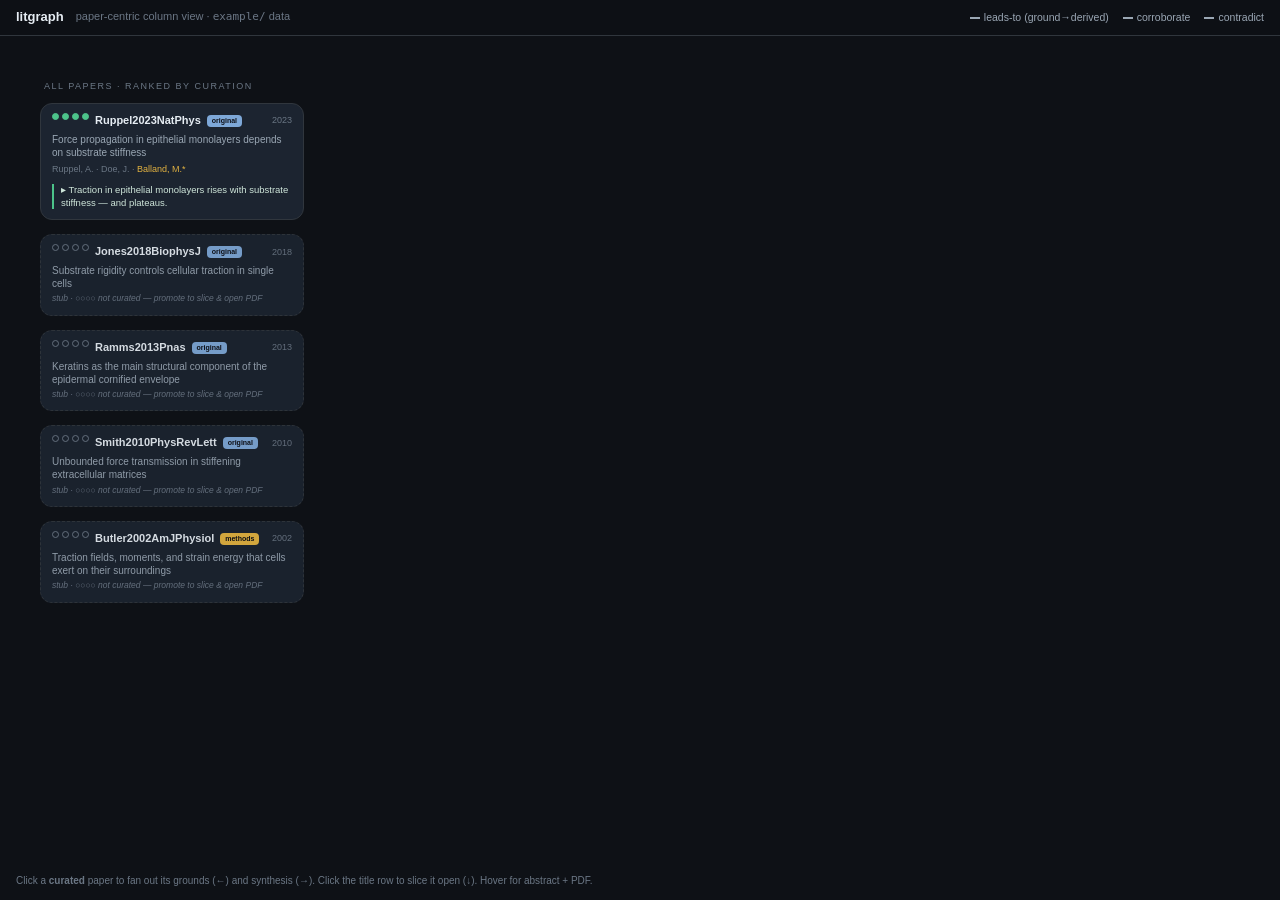
<file: docs/mockups/litgraph-columns.html>
<!DOCTYPE html>
<html lang="en">
<head>
<meta charset="utf-8">
<meta name="viewport" content="width=device-width, initial-scale=1">
<title>litgraph · paper-centric column view</title>
<style>
  :root{
    --bg:#0e1116;--ink:#e6edf3;--dim:#9aa7b4;--faint:#6b7785;--line:#30363d;--panel:#1c2430;
    --floor:#e3b341;--model:#d2a8ff;--grounded:#4cc38a;--borrowed:#58a6ff;
    --question:#e3863d;--broad:#7a5cff;--cross:#ff7b72;
  }
  *{box-sizing:border-box}
  html,body{margin:0;height:100%;background:var(--bg);color:var(--ink);
    font:13px/1.45 -apple-system,BlinkMacSystemFont,"Segoe UI",Roboto,sans-serif}
  #hud{position:fixed;top:0;left:0;right:0;z-index:30;display:flex;align-items:center;gap:12px;
    padding:8px 16px;background:#0e1116ee;border-bottom:1px solid var(--line);backdrop-filter:blur(6px)}
  #hud b{font-size:13px}
  #hud .sub{color:var(--faint);font-size:11px}
  #hud .legend{margin-left:auto;display:flex;gap:14px;font-size:10.5px;color:var(--dim)}
  #hud .legend i{display:inline-block;width:10px;height:0;border-top:2px solid;
    vertical-align:middle;margin-right:4px}
  .lg-leads i{border-color:var(--grounded)}
  .lg-corr i{border-top-style:dashed;border-color:var(--grounded)}
  .lg-contra i{border-top-style:dashed;border-color:var(--cross)}

  #board{position:absolute;inset:46px 0 0 0;overflow:auto;display:flex;align-items:flex-start;
    gap:54px;padding:34px 40px 80px}
  svg#edges{position:absolute;top:0;left:0;pointer-events:none;overflow:visible}

  .col{position:relative;z-index:5;display:flex;flex-direction:column;gap:14px;flex:none;width:264px}
  .col .colhd{font-size:9px;letter-spacing:1.5px;text-transform:uppercase;color:var(--faint);
    padding-left:4px;margin-bottom:-4px}

  /* paper card */
  .card{position:relative;border:1.5px solid var(--line);border-radius:12px;background:var(--panel);
    overflow:hidden;cursor:pointer;transition:border-color .15s,box-shadow .15s}
  .card:hover{border-color:#52606d}
  .card.curated{border-style:solid}
  .card.stub{border-style:dashed;opacity:.92}
  .card.focus{border-color:var(--grounded);box-shadow:0 0 0 1px var(--grounded),0 6px 24px #000a}
  .chd{display:flex;align-items:center;gap:6px;padding:9px 11px 4px 54px}
  .dots{position:absolute;top:9px;left:11px;display:flex;gap:3px}
  .dot{width:7px;height:7px;border-radius:50%;border:1.3px solid var(--faint)}
  .dot.on{background:var(--grounded);border-color:var(--grounded)}
  .ckey{font-size:11px;font-weight:700}
  .ctype{font-size:7px;padding:1px 5px;border-radius:4px;font-weight:700;color:#0c0e14;background:var(--dim)}
  .ctype.original{background:#7ea8d8}.ctype.methods{background:var(--floor)}
  .cyr{margin-left:auto;font-size:9px;color:var(--faint)}
  .ctitle{padding:0 11px;font-size:10px;color:var(--dim);line-height:1.32}
  .cauth{padding:4px 11px 2px;font-size:9px;color:var(--faint)}
  .cauth .star{color:var(--floor)}
  .chead{margin:6px 11px 10px;font-size:9.5px;color:#cfe6da;border-left:2px solid var(--grounded);
    padding-left:7px;line-height:1.3}
  .stubnote{margin:2px 11px 10px;font-size:8.5px;color:var(--faint);font-style:italic}

  /* slices (vertical, within-paper) */
  .slices{display:none;border-top:1px solid var(--line);padding:6px 9px 9px;background:#161c26}
  .card.open .slices{display:block}
  .slice{display:flex;gap:5px;align-items:flex-start;padding:3px 5px;margin:2px 0;border-radius:5px;
    background:#ffffff07;font-size:9px}
  .sid{flex:none;font-size:7px;font-weight:700;padding:1px 4px;border-radius:3px;color:#0c0e14;margin-top:1px}
  .sid.fl{background:var(--floor)}.sid.cl{background:var(--grounded)}.sid.bo{background:var(--borrowed)}
  .sid.q{background:var(--question)}
  .stx{color:#dbe5ef;line-height:1.28}
  .sgrp{font-size:7.5px;letter-spacing:1px;text-transform:uppercase;color:var(--faint);margin:5px 2px 1px}

  /* broad / synthesis nodes */
  .bn{position:relative;border:1.6px solid var(--broad);border-radius:14px;padding:9px 12px;
    background:linear-gradient(160deg,#2a2150,#1c1838);cursor:default}
  .bn.q{border-color:var(--question);background:linear-gradient(160deg,#3f2a16,#241a10)}
  .bn .bkd{font-size:7px;letter-spacing:1.4px;text-transform:uppercase;color:#cbb8ff;margin-bottom:3px}
  .bn.q .bkd{color:#f0c08a}
  .bn .btx{font-size:10px;line-height:1.3;color:#efe9ff}
  .bn .meter{margin-top:6px;display:flex;gap:6px;font-size:8px}
  .bn .meter .s{color:var(--grounded)}.bn .meter .c{color:var(--cross)}

  /* tooltip */
  #tip{position:fixed;z-index:50;width:300px;border:1px solid var(--line);border-radius:10px;
    background:#0c1119f0;box-shadow:0 10px 40px #000b;padding:11px 13px;display:none;backdrop-filter:blur(8px)}
  #tip h4{margin:0 0 3px;font-size:11px}
  #tip .meta{font-size:9px;color:var(--faint);margin-bottom:7px}
  #tip .abs{font-size:10px;color:var(--dim);line-height:1.4;max-height:120px;overflow:hidden}
  #tip .pdf{margin-top:9px;height:70px;border:1px dashed var(--line);border-radius:6px;
    display:flex;align-items:center;justify-content:center;font-size:9px;color:var(--faint);
    background:repeating-linear-gradient(180deg,#11161f,#11161f 6px,#0e131b 6px,#0e131b 12px)}
  #tip .pdf.live{color:var(--borrowed);border-color:#2a4a6a;cursor:pointer}
  #tip .nopdf{margin-top:9px;font-size:9px;color:var(--faint);font-style:italic}
  .hint{position:fixed;bottom:12px;left:16px;font-size:10px;color:var(--faint);z-index:30}
</style>
</head>
<body>
<div id="hud">
  <b>litgraph</b><span class="sub">paper-centric column view · <code>example/</code> data</span>
  <div class="legend">
    <span class="lg-leads"><i></i>leads-to (ground→derived)</span>
    <span class="lg-corr"><i></i>corroborate</span>
    <span class="lg-contra"><i></i>contradict</span>
  </div>
</div>
<div id="board"><svg id="edges"></svg></div>
<div id="tip"></div>
<div class="hint">Click a <b>curated</b> paper to fan out its grounds (←) and synthesis (→). Click the title row to slice it open (↓). Hover for abstract + PDF.</div>

<script>
const NS="http://www.w3.org/2000/svg";
// ── data: the example/ library (one curated paper, four stubs, the broad band) ──────────
const PAPERS={
  Ruppel2023NatPhys:{cur:true,pass:3,type:"original",year:2023,
    title:"Force propagation in epithelial monolayers depends on substrate stiffness",
    authors:[["Ruppel, A.",0],["Doe, J.",0],["Balland, M.",1]],
    abstract:"Optogenetic activation combined with traction- and monolayer-stress microscopy shows that traction stress rises with substrate modulus and saturates above a critical stiffness, consistent with a poroelastic continuum model; ~40% of intercellular force is borne by cell–cell junctions.",
    head:"Traction in epithelial monolayers rises with substrate stiffness — and plateaus.",
    slices:[
      {g:"Methods"},{id:"m1",k:"fl",t:"traction force microscopy (floor; ← Butler2002)"},
      {g:"Claims"},
      {id:"c1",k:"cl",t:"Traction rises with substrate stiffness. (grounded in m1)"},
      {id:"c2",k:"cl",t:"~40% of intercellular force is borne by junctions."},
      {id:"c3",k:"cl",t:"A poroelastic model predicts a plateau above a critical stiffness."},
      {id:"c4",k:"bo",t:"Keratin networks set baseline cortical tension. (borrowed ← Ramms2013)"},
      {g:"Questions"},
      {id:"q1",k:"q",t:"Does the propagation length diverge near a rigidity threshold? (open)"},
      {id:"q2",k:"q",t:"What sets baseline cortical tension? (answered by c4)"}],
    grounds:[{key:"Butler2002AmJPhysiol",via:"m1 · TFM floor"},
             {key:"Ramms2013Pnas",via:"c4 · borrowed claim"}],
    lateral:[{key:"Jones2018BiophysJ",sign:"corr",via:"c1"},
             {key:"Smith2010PhysRevLett",sign:"contra",via:"c3"}],
    cons:[{slug:"traction-scales-with-stiffness",via:"c1"},
          {slug:"junctions-bear-load",via:"c2"},
          {slug:"cytoskeleton-sets-tension",via:"c4"},
          {slug:"q-rigidity-sensing",via:"q1"}]},
  Butler2002AmJPhysiol:{cur:false,type:"methods",year:2002,
    title:"Traction fields, moments, and strain energy that cells exert on their surroundings",
    abstract:"Introduces the traction-force-microscopy reconstruction used to compute the stress a cell applies to a compliant substrate."},
  Ramms2013Pnas:{cur:false,type:"original",year:2013,
    title:"Keratins as the main structural component of the epidermal cornified envelope",
    abstract:"Keratin-rich cells show elevated cortical tension, implicating the keratin network in setting the mechanical baseline."},
  Jones2018BiophysJ:{cur:false,type:"original",year:2018,
    title:"Substrate rigidity controls cellular traction in single cells",
    abstract:"In single cells, traction force increases with substrate rigidity — the result Ruppel2023:c1 corroborates at the monolayer scale."},
  Smith2010PhysRevLett:{cur:false,type:"original",year:2010,
    title:"Unbounded force transmission in stiffening extracellular matrices",
    abstract:"Argues traction scales without bound in stiffening matrices — the claim Ruppel2023:c3 contradicts with its saturating model."}
};
const BROAD={
  "traction-scales-with-stiffness":{kind:"broad claim",text:"Traction scales with substrate stiffness.",meter:{s:1,c:1}},
  "junctions-bear-load":{kind:"broad claim",text:"Cell–cell junctions bear a substantial share of load.",meter:{s:1,c:0}},
  "cytoskeleton-sets-tension":{kind:"broad claim",text:"The cytoskeleton sets baseline cortical tension.",meter:{s:1,c:0}},
  "q-rigidity-sensing":{kind:"broad question",text:"How do cells sense substrate rigidity?",meter:null}
};
// static landing order; a real view sorts by pass desc, then year desc (curated above stubs)
const ORDER=["Ruppel2023NatPhys","Jones2018BiophysJ","Ramms2013Pnas","Smith2010PhysRevLett","Butler2002AmJPhysiol"];

const board=document.getElementById("edges").parentNode;
const svg=document.getElementById("edges");
const tip=document.getElementById("tip");
let edges=[];            // {from,to,kind}
const cols={};           // level -> {el, keys:Set}
let focused=null;

function dots(pass){
  let h='<div class="dots">';
  for(let i=0;i<4;i++) h+=`<div class="dot${(pass!=null&&i<=pass)?' on':''}"></div>`;
  return h+'</div>';
}
function authLine(a){return a.map(([n,t])=>t===1?`<span class="star">${n}*</span>`:n).join(' · ');}

function paperCard(key,level){
  const p=PAPERS[key], id=`${level}:${key}`;
  const el=document.createElement("div");
  el.className=`card ${p.cur?'curated':'stub'}`;
  el.id="card-"+id; el.dataset.key=key; el.dataset.id=id;
  let body=`${dots(p.cur?p.pass:null)}
    <div class="chd"><span class="ckey">${key}</span>
      <span class="ctype ${p.type}">${p.type}</span><span class="cyr">${p.year}</span></div>
    <div class="ctitle">${p.title}</div>`;
  if(p.authors) body+=`<div class="cauth">${authLine(p.authors)}</div>`;
  if(p.cur){
    body+=`<div class="chead">▸ ${p.head}</div><div class="slices">${sliceRows(p)}</div>`;
  }else{
    body+=`<div class="stubnote">stub · ○○○○ not curated — promote to slice & open PDF</div>`;
  }
  el.innerHTML=body;
  // hover tooltip
  el.addEventListener("mousemove",e=>showTip(e,key));
  el.addEventListener("mouseleave",()=>tip.style.display="none");
  // click: title row slices open; rest focuses
  el.addEventListener("click",e=>{
    if(e.target.closest(".chd")||e.target.closest(".chead")){ if(p.cur) el.classList.toggle("open"); redraw(); return; }
    if(p.cur) focus(key);
  });
  return el;
}
function sliceRows(p){
  return p.slices.map(s=> s.g?`<div class="sgrp">${s.g}</div>`:
    `<div class="slice"><span class="sid ${s.k}">${s.id}</span><span class="stx">${s.t}</span></div>`).join('');
}
function broadCard(slug,level){
  const b=BROAD[slug], id=`${level}:${slug}`;
  const el=document.createElement("div");
  el.className="bn"+(b.kind.includes("question")?" q":"");
  el.id="card-"+id; el.dataset.id=id;
  let m = b.meter?`<div class="meter"><span class="s">▲ ${b.meter.s} support</span><span class="c">▼ ${b.meter.c} contradict</span></div>`:'';
  el.innerHTML=`<div class="bkd">${b.kind}</div><div class="btx">${b.text}</div>${m}`;
  return el;
}

function ensureCol(level,label){
  if(cols[level]) return cols[level];
  const el=document.createElement("div"); el.className="col";
  if(label) el.innerHTML=`<div class="colhd">${label}</div>`;
  cols[level]={el,keys:new Set(),label};
  // insert in DOM ordered by level (left→right)
  const levels=Object.keys(cols).map(Number).sort((a,b)=>a-b);
  const idx=levels.indexOf(level);
  if(idx===levels.length-1) board.appendChild(el);
  else board.insertBefore(el, cols[levels[idx+1]].el);
  return cols[level];
}
function addPaper(level,key,label){
  const c=ensureCol(level,label);
  if(c.keys.has(key)) return;          // de-dup by citekey (accumulate)
  c.keys.add(key); c.el.appendChild(paperCard(key,level));
}
function addBroad(level,slug,label){
  const c=ensureCol(level,label);
  if(c.keys.has(slug)) return;
  c.keys.add(slug); c.el.appendChild(broadCard(slug,level));
}

const edgeSeen=new Set();
function addEdge(from,to,kind){            // de-dup: re-focusing must not stack duplicate paths
  const k=`${from}|${to}|${kind}`;
  if(edgeSeen.has(k)) return;
  edgeSeen.add(k); edges.push({from,to,kind});
}

function focus(key){
  const p=PAPERS[key];
  // mark focus
  document.querySelectorAll(".card.focus").forEach(c=>c.classList.remove("focus"));
  const fc=document.getElementById("card-0:"+key); if(fc) fc.classList.add("focus");
  focused=key;
  // LEFT — grounds (leads-to, older) + lateral targets
  (p.grounds||[]).forEach(g=>{
    addPaper(-1,g.key,"grounds ←");
    addEdge(`-1:${g.key}`,`0:${key}`,"leads");
  });
  (p.lateral||[]).forEach(l=>{
    addPaper(-1,l.key,"grounds ←");
    addEdge(`-1:${l.key}`,`0:${key}`,l.sign);
  });
  // RIGHT — synthesis band (leads-to, newer/atemporal)
  (p.cons||[]).forEach(c=>{
    addBroad(1,c.slug,"synthesis · now →");
    addEdge(`0:${key}`,`1:${c.slug}`,"leads");
  });
  redraw();
}

// ── edges ──────────────────────────────────────────────────────────────────────────────
function redraw(){
  const bb=board.getBoundingClientRect();
  const W=board.scrollWidth, H=board.scrollHeight;
  svg.setAttribute("width",W); svg.setAttribute("height",H);
  while(svg.firstChild) svg.removeChild(svg.firstChild);
  // arrowheads
  const defs=document.createElementNS(NS,"defs");
  defs.innerHTML=`
    <marker id="ar" markerWidth="8" markerHeight="8" refX="6" refY="3" orient="auto">
      <path d="M0,0 L6,3 L0,6 Z" fill="${cssv('--grounded')}"/></marker>
    <marker id="arx" markerWidth="8" markerHeight="8" refX="6" refY="3" orient="auto">
      <path d="M0,0 L6,3 L0,6 Z" fill="${cssv('--cross')}"/></marker>`;
  svg.appendChild(defs);
  for(const e of edges){
    const a=document.getElementById("card-"+e.from), b=document.getElementById("card-"+e.to);
    if(!a||!b) continue;
    const ra=a.getBoundingClientRect(), rb=b.getBoundingClientRect();
    const x1=ra.right-bb.left+board.scrollLeft, y1=(ra.top+ra.bottom)/2-bb.top+board.scrollTop;
    const x2=rb.left-bb.left+board.scrollLeft,  y2=(rb.top+rb.bottom)/2-bb.top+board.scrollTop;
    const mx=(x1+x2)/2;
    const path=document.createElementNS(NS,"path");
    path.setAttribute("d",`M${x1},${y1} C${mx},${y1} ${mx},${y2} ${x2},${y2}`);
    path.setAttribute("fill","none");
    const contra=e.kind==="contra"||e.kind==="contradict";
    const lat=e.kind==="corr"||contra;
    path.setAttribute("stroke",contra?cssv('--cross'):cssv('--grounded'));
    path.setAttribute("stroke-width","1.6");
    if(lat) path.setAttribute("stroke-dasharray","5 4");
    path.setAttribute("opacity",lat?"0.85":"0.95");
    if(!lat) path.setAttribute("marker-end","url(#ar)");
    else if(contra) path.setAttribute("marker-end","url(#arx)");
    svg.appendChild(path);
  }
}
function cssv(n){return getComputedStyle(document.documentElement).getPropertyValue(n).trim();}

// ── tooltip ────────────────────────────────────────────────────────────────────────────
function showTip(e,key){
  const p=PAPERS[key];
  tip.innerHTML=`<h4>${key}</h4>
    <div class="meta">${p.type} · ${p.year}${p.cur?` · curated (Pass ${p.pass})`:' · stub'}</div>
    <div class="abs">${p.abstract||p.title}</div>
    ${p.cur?`<div class="pdf live">▣ ${key}.pdf — click to open</div>`
           :`<div class="nopdf">no PDF — uncurated stub (OpenAlex metadata only)</div>`}`;
  tip.style.display="block";
  const pad=14, w=300, h=tip.offsetHeight;
  let x=e.clientX+pad, y=e.clientY+pad;
  if(x+w>innerWidth) x=e.clientX-w-pad;
  if(y+h>innerHeight) y=innerHeight-h-pad;
  tip.style.left=x+"px"; tip.style.top=y+"px";
}

// ── boot: the landing list (column 0), ranked by pass desc, then year desc ───────────────
function boot(){
  ensureCol(0,"all papers · ranked by curation");
  ORDER.forEach(k=>addPaper(0,k));
  redraw();
}
boot();
board.addEventListener("scroll",redraw);
addEventListener("resize",redraw);
</script>
</body>
</html>
</file>
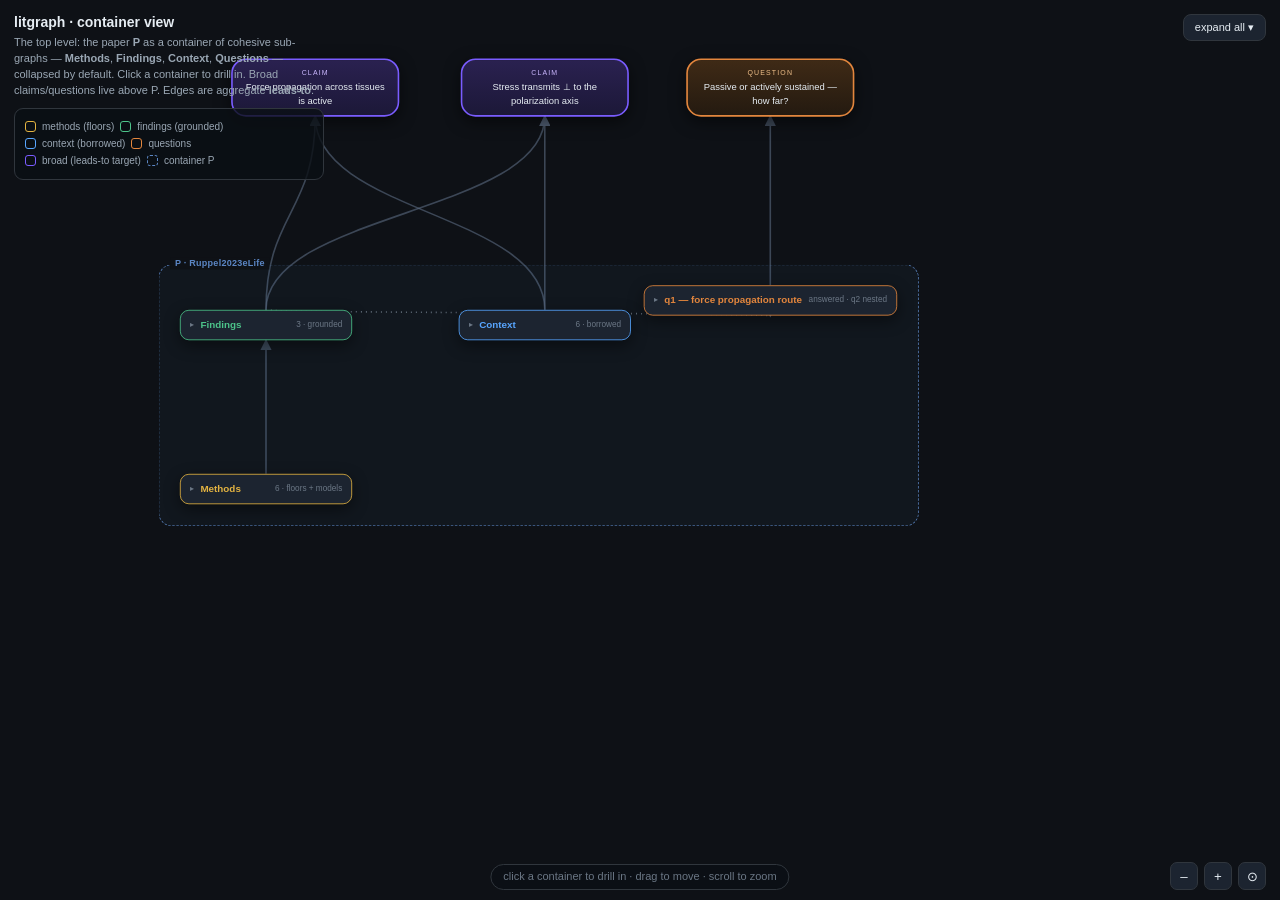
<file: docs/mockups/litgraph-containers.html>
<!DOCTYPE html>
<html lang="en">
<head>
<meta charset="utf-8">
<meta name="viewport" content="width=device-width, initial-scale=1">
<title>litgraph · containers</title>
<style>
  :root{
    --bg:#0e1116; --ink:#e6edf3; --dim:#9aa7b4; --faint:#6b7785; --line:#30363d; --panel:#1c2430;
    --grounded:#4cc38a; --borrowed:#58a6ff; --floor:#e3b341; --model:#d2a8ff;
    --question:#e3863d; --broad:#7a5cff; --paper:#5b86c4;
  }
  *{box-sizing:border-box}
  html,body{margin:0;height:100%;background:var(--bg);color:var(--ink);
    font:13px/1.45 -apple-system,BlinkMacSystemFont,"Segoe UI",Roboto,sans-serif;overflow:hidden}
  #stage{position:absolute;inset:0;cursor:grab}#stage.pan{cursor:grabbing}
  svg#edges{position:absolute;inset:0;width:100%;height:100%;pointer-events:none}
  #world{position:absolute;inset:0;transform-origin:0 0}
  .node{position:absolute;transform:translate(-50%,-50%)}

  /* container P boundary (computed hull) */
  #pbox{position:absolute;border:1.5px dashed var(--paper);border-radius:16px;background:#5b86c40d;
    pointer-events:none}
  #plabel{position:absolute;font-size:11px;font-weight:700;color:var(--paper);letter-spacing:.3px;
    pointer-events:none;background:var(--bg);padding:0 6px}

  /* a container node (Methods/Findings/Context/Question) */
  .cont{border:1.5px solid var(--line);border-radius:11px;background:var(--panel);min-width:210px;
    box-shadow:0 6px 20px #0007;cursor:grab;overflow:hidden}
  .cont .hd{display:flex;align-items:center;gap:8px;padding:9px 11px}
  .cont .hd .chev{transition:transform .15s;font-size:10px;color:var(--faint)}
  .cont.open .hd .chev{transform:rotate(90deg)}
  .cont .ttl{font-weight:700;font-size:12px}
  .cont .cnt{margin-left:auto;font-size:10px;color:var(--faint)}
  .cont .bd{padding:0 9px 9px;display:none}
  .cont.open .bd{display:block}
  .cont.methods{border-color:var(--floor)} .cont.methods .ttl{color:var(--floor)}
  .cont.findings{border-color:var(--grounded)} .cont.findings .ttl{color:var(--grounded)}
  .cont.context{border-color:var(--borrowed)} .cont.context .ttl{color:var(--borrowed)}
  .cont.qcont{border-color:var(--question)} .cont.qcont .ttl{color:var(--question)}

  .row{display:flex;gap:7px;align-items:flex-start;padding:5px 7px;margin:3px 0;border-radius:7px;
    background:#ffffff08;font-size:11px}
  .row .rid{flex:none;font-weight:700;font-size:9.5px;padding:1px 5px;border-radius:4px;color:#0b0e13;margin-top:1px}
  .rid.fl{background:var(--floor)} .rid.md{background:var(--model);color:#1a1030}
  .rid.gr{background:var(--grounded)} .rid.bo{background:var(--borrowed)}
  .row .rtx{color:#dbe5ef} .row .rsrc{margin-left:auto;flex:none;font-size:9px;color:var(--faint);margin-top:2px}
  /* nested container (q2 inside q1) */
  .nest{border:1px dashed #e3863d66;border-radius:8px;padding:5px 7px;margin:5px 0 2px;background:#e3863d0d}
  .nest .nl{font-size:8.5px;letter-spacing:.8px;text-transform:uppercase;color:var(--question);opacity:.8;margin-bottom:2px}

  .slice.broad{border:2px solid var(--broad);border-radius:18px;background:linear-gradient(180deg,#2a2150,#1c1838);
    width:205px;text-align:center;padding:9px 13px;cursor:grab;box-shadow:0 6px 20px #0008}
  .slice.broad.qb{border-color:var(--question);background:linear-gradient(180deg,#3f2a16,#241a10)}
  .slice.broad .kd{font-size:8.5px;letter-spacing:1.4px;text-transform:uppercase;color:#cbb8ff}
  .slice.broad.qb .kd{color:#f0c08a} .slice.broad .bt{font-size:11.5px;margin-top:3px}

  .tag{font-size:8px;padding:1px 5px;border-radius:6px;font-weight:700;margin-left:6px}
  .tag.ans{background:var(--grounded);color:#0b0e13} .tag.open{border:1px solid var(--question);color:var(--question)}

  #hud{position:fixed;top:12px;left:14px;z-index:40;max-width:310px}
  #hud h1{font-size:14px;margin:0 0 3px}#hud p{margin:0 0 9px;color:var(--dim);font-size:11px}
  .legend{background:#0b0f15cc;border:1px solid var(--line);border-radius:9px;padding:8px 10px;font-size:10px}
  .legend div{display:flex;align-items:center;gap:6px;margin:2.5px 0;color:var(--dim);flex-wrap:wrap}
  .sw{width:11px;height:11px;border-radius:3px;border:1.5px solid;flex:none}
  #hint{position:fixed;bottom:10px;left:50%;transform:translateX(-50%);z-index:40;color:var(--faint);
    font-size:11px;background:#0b0f15aa;padding:4px 12px;border-radius:20px;border:1px solid var(--line)}
  #zc{position:fixed;bottom:10px;right:14px;z-index:40;display:flex;gap:6px}
  #zc button{background:var(--panel);color:var(--ink);border:1px solid var(--line);width:28px;height:28px;border-radius:7px;cursor:pointer}
  #exp{position:fixed;top:14px;right:14px;z-index:40;background:var(--panel);color:var(--ink);
    border:1px solid var(--line);border-radius:8px;padding:6px 11px;font-size:11px;cursor:pointer}
</style>
</head>
<body>
<div id="hud">
  <h1>litgraph · container view</h1>
  <p>The top level: the paper <b>P</b> as a container of cohesive sub-graphs — <b>Methods</b>,
     <b>Findings</b>, <b>Context</b>, <b>Questions</b> — collapsed by default. Click a container
     to drill in. Broad claims/questions live above P. Edges are aggregate <b>leads-to</b>.</p>
  <div class="legend">
    <div><span class="sw" style="border-color:var(--floor)"></span>methods (floors)
         <span class="sw" style="border-color:var(--grounded)"></span>findings (grounded)</div>
    <div><span class="sw" style="border-color:var(--borrowed)"></span>context (borrowed)
         <span class="sw" style="border-color:var(--question)"></span>questions</div>
    <div><span class="sw" style="border-color:var(--broad)"></span>broad (leads-to target)
         <span class="sw" style="border-color:var(--paper);border-style:dashed"></span>container P</div>
  </div>
</div>
<button id="exp">expand all ▾</button>
<div id="stage"><svg id="edges"></svg><div id="world"><div id="pbox"></div><div id="plabel"></div></div></div>
<div id="hint">click a container to drill in · drag to move · scroll to zoom</div>
<div id="zc"><button id="zo">–</button><button id="zi">+</button><button id="zf">⊙</button></div>

<script>
const world=document.getElementById('world'),svg=document.getElementById('edges'),stage=document.getElementById('stage'),
  pbox=document.getElementById('pbox'),plabel=document.getElementById('plabel');
const nodes={}, edges=[];
function el(c,h){const d=document.createElement('div');d.className=c;if(h!=null)d.innerHTML=h;return d;}
function place(id,n,x,y,inP){n.style.left=x+'px';n.style.top=y+'px';world.appendChild(n);nodes[id]={el:n,x,y,inP:!!inP};drag(id);}

// ---- the four sub-containers of P (collapsed by default) ----
const METHODS=[
 ['m1','optogenetic RhoA activation','fl','2 src'],['m2','traction force microscopy','fl','2 src'],
 ['m4','H-pattern micropatterning','fl','2 src'],['m3','monolayer stress microscopy','md','m2 +2'],
 ['m6','contour / tension model','md','m2 +2'],['m5','continuum (active-gel) model','md','m3 +1'],
];
const FINDINGS=[
 ['c1','Receiver responds actively → doublet is one coherent unit','gr','m1·m3·m5'],
 ['c2','Propagation amplified ⊥ to polarization axis (Poisson-like)','gr','m3·m5'],
 ['c3','Active response → effective, emergent elasticity','gr','c1·m5'],
];
const CONTEXT=[
 ['c4','Force lets cells probe environment mechanics/geometry','bo','12 src'],
 ['c5','Contractile force universal via non-muscle myosin II','bo','1 src'],
 ['c6','Long-ranged propagation essential for morphogenesis','bo','4 src'],
 ['c7','Passive medium attenuates; active processes restore signal','bo','1 src'],
 ['c8','Epithelial waves require active cellular behaviors','bo','5 src'],
 ['c9','Stress fibers nematic → anisotropic stress propagation','bo','1 src'],
];

function container(id,cls,title,count,rows,nested){
  const n=el('node');
  const c=el('cont '+cls);
  c.innerHTML='<div class="hd"><span class="chev">▸</span><span class="ttl">'+title+'</span><span class="cnt">'+count+'</span></div><div class="bd"></div>';
  const bd=c.querySelector('.bd');
  rows.forEach(r=>{
    bd.appendChild(el('row','<span class="rid '+r[2]+'">'+r[0]+'</span><span class="rtx">'+r[1]+'</span><span class="rsrc">'+r[3]+'</span>'));
  });
  if(nested) bd.insertAdjacentHTML('beforeend',nested);
  c.querySelector('.hd').addEventListener('click',ev=>{ev.stopPropagation();c.classList.toggle('open');drawEdges();});
  n.appendChild(c);return n;
}
function broad(id,cls,kd,t,x,y){
  const n=el('node');n.appendChild(el('slice broad '+cls,'<div class="kd">'+kd+'</div><div class="bt">'+t+'</div>'));
  place(id,n,x,y);
}

function layout(){
  // broad row (above P)
  broad('FPA','','claim','Force propagation across tissues is active',360,70);
  broad('STA','','claim','Stress transmits ⊥ to the polarization axis',640,70);
  broad('FPT','qb','question','Passive or actively sustained — how far?',915,70);
  // sub-containers, inside P
  place('methods', container('methods','methods','Methods','6 · floors + models',METHODS), 300,560,true);
  place('findings',container('findings','findings','Findings','3 · grounded',FINDINGS), 300,360,true);
  place('context', container('context','context','Context','6 · borrowed',CONTEXT), 640,360,true);
  const q2nest='<div class="nest"><div class="nl">q2 · nested (open)</div>What is E-cadherin\'s role in the active coupling? (molecular machinery)</div>';
  place('qcont', container('qcont','qcont','q1 — force propagation route','answered · q2 nested',
        [['q1','How does force propagate sender → junction → receiver?','gr','']], q2nest), 915,330,true);
  // aggregate leads-to edges (container level)
  edges.push({f:'methods',t:'findings',k:'g'});
  edges.push({f:'findings',t:'FPA',k:'g'},{f:'findings',t:'STA',k:'g'});
  edges.push({f:'context',t:'FPA',k:'g'},{f:'context',t:'STA',k:'g'});
  edges.push({f:'qcont',t:'FPT',k:'g'});
  edges.push({f:'findings',t:'qcont',k:'a'});   // answers
  fit();
}

// ---- P boundary = hull of its child containers ----
function updateP(){
  const kids=Object.values(nodes).filter(n=>n.inP);
  if(!kids.length)return;
  let x0=1e9,y0=1e9,x1=-1e9,y1=-1e9;
  kids.forEach(n=>{const w=n.el.offsetWidth,h=n.el.offsetHeight;
    x0=Math.min(x0,n.x-w/2);y0=Math.min(y0,n.y-h/2);x1=Math.max(x1,n.x+w/2);y1=Math.max(y1,n.y+h/2);});
  const pad=26;
  pbox.style.left=(x0-pad)+'px';pbox.style.top=(y0-pad)+'px';
  pbox.style.width=(x1-x0+2*pad)+'px';pbox.style.height=(y1-y0+2*pad)+'px';
  plabel.style.left=(x0-pad+14)+'px';plabel.style.top=(y0-pad-9)+'px';
  plabel.textContent='P · Ruppel2023eLife';
}

// ---- edges ----
const COL={g:'#5b6b82',a:'#9aa7b4'};
function drawEdges(){
  updateP();
  const W=stage.clientWidth,H=stage.clientHeight;svg.setAttribute('viewBox',`0 0 ${W} ${H}`);
  let defs='<defs>';for(const k in COL)defs+=`<marker id="m-${k}" viewBox="0 0 10 10" refX="8.5" refY="5" markerWidth="7" markerHeight="7" orient="auto"><path d="M0,0 L10,5 L0,10 z" fill="${COL[k]}"/></marker>`;defs+='</defs>';
  let s='';
  edges.forEach(e=>{const a=nodes[e.f],b=nodes[e.t];if(!a||!b)return;
    const A=box(a),B=box(b);
    // connect from top-center of lower node to bottom-center of upper node
    const p1={x:A.cx,y:A.t}, p2={x:B.cx,y:B.b}, my=(p1.y+p2.y)/2;
    const dash=e.k==='a'?'stroke-dasharray="1 4"':'';
    s+=`<path d="M${p1.x},${p1.y} C${p1.x},${my} ${p2.x},${my} ${p2.x},${p2.y}" fill="none" stroke="${COL[e.k]}" stroke-width="1.6" opacity="0.6" ${dash} marker-end="url(#m-${e.k})"/>`;
  });
  svg.innerHTML=defs+s;
}
function box(n){const r=n.el.getBoundingClientRect();return{cx:r.left+r.width/2,t:r.top,b:r.bottom};}

// ---- pan/zoom/drag ----
let tx=0,ty=0,sc=1;
function applyT(){world.style.transform=`translate(${tx}px,${ty}px) scale(${sc})`;drawEdges();}
stage.addEventListener('mousedown',e=>{if(e.target.closest('.node'))return;stage.classList.add('pan');
  const sx=e.clientX-tx,sy=e.clientY-ty;function mv(ev){tx=ev.clientX-sx;ty=ev.clientY-sy;applyT();}
  function up(){stage.classList.remove('pan');removeEventListener('mousemove',mv);removeEventListener('mouseup',up);}
  addEventListener('mousemove',mv);addEventListener('mouseup',up);});
stage.addEventListener('wheel',e=>{e.preventDefault();const f=e.deltaY<0?1.1:.9,ns=Math.min(2,Math.max(.3,sc*f));
  const rx=e.clientX-tx,ry=e.clientY-ty;tx=e.clientX-rx*ns/sc;ty=e.clientY-ry*ns/sc;sc=ns;applyT();},{passive:false});
zi.onclick=()=>{sc=Math.min(2,sc*1.15);applyT()};zo.onclick=()=>{sc=Math.max(.3,sc*.87);applyT()};zf.onclick=fit;
function drag(id){const n=nodes[id];const h=n.el.querySelector('.hd')||n.el.firstChild;
  h.addEventListener('mousedown',e=>{e.stopPropagation();const sx=e.clientX,sy=e.clientY,ox=n.x,oy=n.y;
    let moved=false;
    function mv(ev){moved=true;n.x=ox+(ev.clientX-sx)/sc;n.y=oy+(ev.clientY-sy)/sc;n.el.style.left=n.x+'px';n.el.style.top=n.y+'px';drawEdges();}
    function up(){removeEventListener('mousemove',mv);removeEventListener('mouseup',up);}
    addEventListener('mousemove',mv);addEventListener('mouseup',up);});}
function fit(){tx=stage.clientWidth/2-620;ty=30;sc=.82;applyT();}

let allOpen=false;
document.getElementById('exp').onclick=function(){allOpen=!allOpen;
  document.querySelectorAll('.cont').forEach(c=>c.classList.toggle('open',allOpen));
  this.textContent=allOpen?'collapse all ▴':'expand all ▾';drawEdges();};

layout();addEventListener('resize',drawEdges);setTimeout(drawEdges,60);
</script>
</body>
</html>
</file>
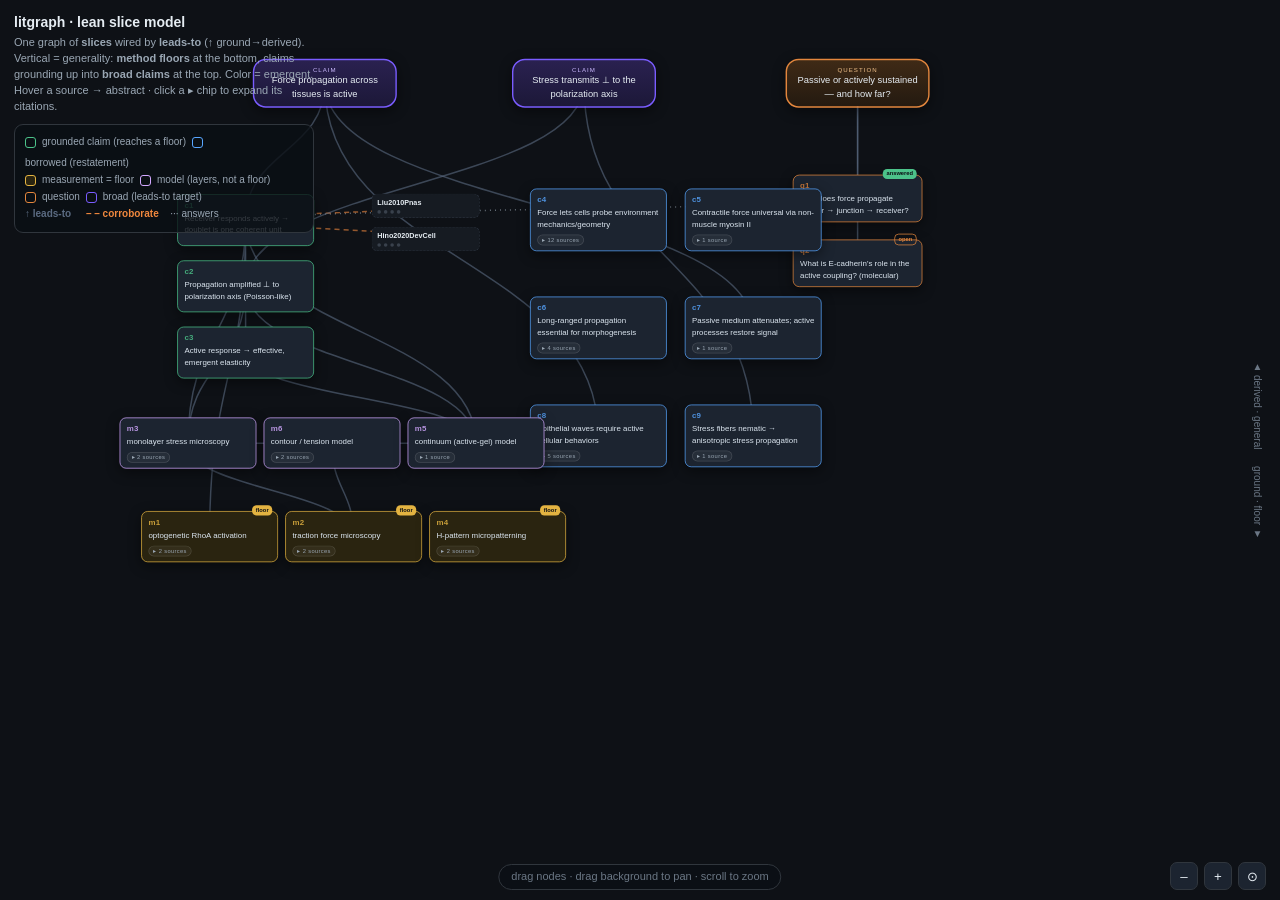
<file: docs/mockups/litgraph-lean.html>
<!DOCTYPE html>
<html lang="en">
<head>
<meta charset="utf-8">
<meta name="viewport" content="width=device-width, initial-scale=1">
<title>litgraph · lean slice model</title>
<style>
  :root{
    --bg:#0e1116; --ink:#e6edf3; --dim:#9aa7b4; --faint:#6b7785; --line:#30363d; --panel:#1c2430;
    --grounded:#4cc38a;   /* original, reaches a floor */
    --borrowed:#58a6ff;   /* grounded in a citation (restatement) */
    --floor:#e3b341;      /* measurement floor (bedrock) */
    --model:#d2a8ff;      /* a method that layers (not a floor) */
    --question:#e3863d;
    --broad:#7a5cff;
    --leadsto:#5b6b82; --lateral:#f0883e;
  }
  *{box-sizing:border-box}
  html,body{margin:0;height:100%;background:var(--bg);color:var(--ink);
    font:13px/1.45 -apple-system,BlinkMacSystemFont,"Segoe UI",Roboto,sans-serif;overflow:hidden}
  #stage{position:absolute;inset:0;cursor:grab} #stage.pan{cursor:grabbing}
  svg#edges{position:absolute;inset:0;width:100%;height:100%;pointer-events:none}
  #world{position:absolute;inset:0;transform-origin:0 0}
  .node{position:absolute;transform:translate(-50%,-50%);user-select:none;cursor:grab}

  .slice{border:1.5px solid var(--line);border-radius:9px;background:var(--panel);
    padding:7px 9px;width:190px;box-shadow:0 5px 18px #0007}
  .slice .id{font-weight:700;font-size:11px;letter-spacing:.3px;opacity:.85}
  .slice .tx{font-size:11px;color:#dbe5ef;margin-top:2px}
  .slice .chips{margin-top:6px;display:flex;flex-wrap:wrap;gap:4px}

  .slice.grounded{border-color:var(--grounded)} .slice.grounded .id{color:var(--grounded)}
  .slice.borrowed{border-color:var(--borrowed)} .slice.borrowed .id{color:var(--borrowed)}
  .slice.floor{border-color:var(--floor);background:#2a2410} .slice.floor .id{color:var(--floor)}
  .slice.model{border-color:var(--model)} .slice.model .id{color:var(--model)}
  .slice.q{border-color:var(--question);width:180px} .slice.q .id{color:var(--question)}
  .slice.broad{border-radius:18px;border-width:2px;border-color:var(--broad);
    background:linear-gradient(180deg,#2a2150,#1c1838);width:200px;text-align:center}
  .slice.broad.qb{border-color:var(--question);background:linear-gradient(180deg,#3f2a16,#241a10)}
  .slice.broad .kd{font-size:8.5px;letter-spacing:1.4px;text-transform:uppercase;color:#cbb8ff}
  .slice.broad.qb .kd{color:#f0c08a}

  .badge{font-size:9px;padding:1px 6px;border-radius:9px;border:1px solid #ffffff22;color:var(--dim);
    cursor:pointer;background:#ffffff0c}
  .badge:hover{border-color:#6f9bd6;color:#cfe2ff}
  .badge.float{font-size:8px;letter-spacing:.5px}
  .stub{width:150px;font-size:9.5px;padding:5px 7px;border:1px dashed #46506180;border-radius:8px;
    background:#161b22;cursor:pointer}
  .stub:hover{border-color:#6f9bd6}
  .stub .sk{font-weight:700;font-size:10px} .stub .sd{display:flex;gap:4px;margin-top:2px}
  .stub .sd i{width:5px;height:5px;border-radius:50%;background:#39414c}
  .tag{position:absolute;top:-8px;right:8px;font-size:8px;padding:1px 5px;border-radius:6px;color:#0b0e13;font-weight:700}
  .tag.ans{background:var(--grounded)} .tag.open{background:transparent;border:1px solid var(--question);color:var(--question)}
  .tag.fl{background:var(--floor)}

  #pop{position:fixed;z-index:50;pointer-events:none;background:#0b0f15f5;border:1px solid #3a4658;
    border-radius:10px;padding:10px 12px;width:300px;box-shadow:0 12px 34px #000c;display:none}
  #pop .l{font-size:8.5px;letter-spacing:1px;text-transform:uppercase;color:#e3863d;margin-bottom:4px}
  #pop .k{font-weight:700;font-size:12px} #pop .t{color:var(--ink);font-size:11px;margin:2px 0 6px}
  #pop .a{font-size:10.5px;line-height:1.45;color:var(--dim);border-top:1px solid #ffffff14;padding-top:6px}
  #pop .a.none{font-style:italic;color:var(--faint)}

  #hud{position:fixed;top:12px;left:14px;z-index:40;max-width:300px}
  #hud h1{font-size:14px;margin:0 0 3px} #hud p{margin:0 0 9px;color:var(--dim);font-size:11px}
  .legend{background:#0b0f15cc;border:1px solid var(--line);border-radius:9px;padding:8px 10px;font-size:10px}
  .legend div{display:flex;align-items:center;gap:6px;margin:2.5px 0;color:var(--dim);flex-wrap:wrap}
  .sw{width:11px;height:11px;border-radius:3px;border:1.5px solid;flex:none}
  .axis{position:fixed;right:16px;top:50%;transform:translateY(-50%);z-index:30;text-align:center;
    color:var(--faint);font-size:10px;writing-mode:vertical-rl}
  #hint{position:fixed;bottom:10px;left:50%;transform:translateX(-50%);z-index:40;color:var(--faint);
    font-size:11px;background:#0b0f15aa;padding:4px 12px;border-radius:20px;border:1px solid var(--line)}
  #zc{position:fixed;bottom:10px;right:14px;z-index:40;display:flex;gap:6px}
  #zc button{background:var(--panel);color:var(--ink);border:1px solid var(--line);width:28px;height:28px;border-radius:7px;cursor:pointer}
</style>
</head>
<body>
<div id="hud">
  <h1>litgraph · lean slice model</h1>
  <p>One graph of <b>slices</b> wired by <b>leads-to</b> (↑ ground→derived). Vertical = generality:
     <b>method floors</b> at the bottom, claims grounding up into <b>broad claims</b> at the top.
     Color = emergent. Hover a source → abstract · click a ▸ chip to expand its citations.</p>
  <div class="legend">
    <div><span class="sw" style="border-color:var(--grounded)"></span>grounded claim (reaches a floor)
         <span class="sw" style="border-color:var(--borrowed)"></span>borrowed (restatement)</div>
    <div><span class="sw" style="border-color:var(--floor);background:#2a2410"></span>measurement = floor
         <span class="sw" style="border-color:var(--model)"></span>model (layers, not a floor)</div>
    <div><span class="sw" style="border-color:var(--question)"></span>question
         <span class="sw" style="border-color:var(--broad)"></span>broad (leads-to target)</div>
    <div><b style="color:var(--leadsto)">↑ leads-to</b> &nbsp; <b style="color:var(--lateral)">– – corroborate</b> &nbsp; ··· answers</div>
  </div>
</div>
<div class="axis">▲ derived · general &nbsp;&nbsp;&nbsp;&nbsp; ground · floor ▼</div>
<div id="stage"><svg id="edges"></svg><div id="world"></div></div>
<div id="pop"></div>
<div id="hint">drag nodes · drag background to pan · scroll to zoom</div>
<div id="zc"><button id="zo">–</button><button id="zi">+</button><button id="zf">⊙</button></div>

<script>
const STUBS={
 Liu2010Pnas:{t:"Mechanical tugging force regulates the size of cell–cell junctions",y:2010},
 Hino2020DevCell:{t:"ERK-Mediated Mechanochemical Waves Direct Collective Cell Polarization",y:2020},
 Valon2017NatCommun:{t:"Optogenetic control of cellular forces and mechanotransduction",y:2017},
 Oakes2017NatCommun:{t:"Optogenetic control of RhoA reveals zyxin-mediated elasticity of stress fibres",y:2017},
 Sabass2007BiophysJ:{t:"High Resolution Traction Force Microscopy…",y:2007},
 Bauer2021PloComputBiology:{t:"pyTFM: A tool for traction force and monolayer stress microscopy",y:2021},
 Tambe2011NatMater:{t:"Collective cell guidance by cooperative intercellular forces",y:2011},
 Tseng2012Pnas:{t:"Spatial organization of the ECM regulates cell–cell junction positioning",y:2012},
 Vignaud2014Methodcellbiology:{t:"Polyacrylamide Hydrogel Micropatterning",y:2014},
 Prost2015NatPhys:{t:"Active gel physics",y:2015},
 Bischofs2008BiophysJ:{t:"Filamentous Network Mechanics and Active Contractility Determine Cell and Tissue Shape",y:2008},
 Giomi2019Advexpmedbiology:{t:"Contour Models of Cellular Adhesion",y:2019},
 Discher2005Science:{t:"Tissue Cells Feel and Respond to the Stiffness of Their Substrate",y:2005},
 Luciano2021NatPhys:{t:"Cell monolayers sense curvature by exploiting active mechanics…",y:2021},
 Engler2006Cell:{t:"Matrix Elasticity Directs Stem Cell Lineage Specification",y:2006},
 McBeath2004DevCell:{t:"Cell Shape, Cytoskeletal Tension, and RhoA Regulate Stem Cell Lineage Commitment",y:2004},
 Wen2014NatMater:{t:"Interplay of matrix stiffness and protein tethering in stem cell differentiation",y:2014},
 Kilian2010Pnas:{t:"Geometric cues for directing the differentiation of mesenchymal stem cells",y:2010},
 Chen1997Science:{t:"Geometric Control of Cell Life and Death",y:1997},
 Thery2005NatCellBiology:{t:"The extracellular matrix guides the orientation of the cell division axis",y:2005},
 Nelson2005Pnas:{t:"Emergent patterns of growth controlled by multicellular form and mechanics",y:2005},
 Pathak2012Pnas:{t:"Independent regulation of tumor cell migration by matrix stiffness and confinement",y:2012},
 Sunyer2020CurrBiology:{t:"Durotaxis",y:2020},
 Shellard2021Nature:{t:"Collective durotaxis along a self-generated stiffness gradient in vivo",y:2021},
 VicenteManzanares2009NatRevMolCellBiology:{t:"Non-muscle myosin II takes centre stage in cell adhesion and migration",y:2009},
 Ho2019PloBiology:{t:"Feather arrays are patterned by interacting signalling and cell density waves",y:2019},
 Desprat2008DevCell:{t:"Tissue Deformation Modulates Twist Expression… in Drosophila Embryos",y:2008},
 Barriga2018Nature:{t:"Tissue stiffening coordinates morphogenesis by triggering collective cell migration in vivo",y:2018},
 McGinn2021NatCellBiology:{t:"A biomechanical switch regulates the transition towards homeostasis…",y:2021},
 Kholodenko2010NatRevMolCellBiology:{t:"Signalling ballet in space and time",y:2010},
 DiTalia2022AnnuRevBiophys:{t:"Waves in Embryonic Development",y:2022},
 SerraPicamal2012NatPhys:{t:"Mechanical waves during tissue expansion",y:2012},
 Peyret2019BiophysJ:{t:"Sustained Oscillations of Epithelial Cell Sheets",y:2019},
 Petrolli2019PhysRevLett:{t:"Confinement-Induced Transition between Wavelike Collective Cell Migration Modes",y:2019},
 Ng2014eLife:{t:"Mapping the dynamics of force transduction at cell–cell junctions of epithelial clusters",y:2014},
 MaroudasSacks2020NatPhys:{t:"Topological defects in the nematic order of actin fibres…",y:2020},
};
const AB={
 Liu2010Pnas:"Actomyosin contractility affects cellular organization within tissues in part through the generation of mechanical forces at sites of cell-matrix and cell-cell contact… direct application of mechanical tugging force was sufficient to trigger AJ growth.",
 Sabass2007BiophysJ:"", Bauer2021PloComputBiology:"",
 Ng2014eLife:"Force transduction at cell–cell adhesions regulates tissue development… basal force fluctuations were coupled to E-cadherin localization at the level of individual cell–cell junctions.",
 DiTalia2022AnnuRevBiophys:"Embryonic development hinges on effective coordination of molecular events across space and time. Waves have recently emerged as an ubiquitous mechanism that ensures rapid spreading of regulatory signals across embryos…",
 Discher2005Science:"Normal tissue cells are anchorage dependent… an understanding of how tissue cells sense matrix stiffness is just emerging with quantitative studies of cells adhering to gels with tunable elasticity.",
 Petrolli2019PhysRevLett:"…long-range mechanical excitations (waves) at the supracellular level. We confine epithelial monolayers to quasi-1D geometries to force tissue-level waves of well-defined wavelength and period.",
};
// slices of the focus paper (Ruppel2023eLife)
const METHODS=[
 {id:'m1',t:'optogenetic RhoA activation',cls:'floor',g:['Valon2017NatCommun','Oakes2017NatCommun']},
 {id:'m2',t:'traction force microscopy',cls:'floor',g:['Sabass2007BiophysJ','Bauer2021PloComputBiology']},
 {id:'m4',t:'H-pattern micropatterning',cls:'floor',g:['Tseng2012Pnas','Vignaud2014Methodcellbiology']},
 {id:'m3',t:'monolayer stress microscopy',cls:'model',g:['m2','Tambe2011NatMater','Bauer2021PloComputBiology']},
 {id:'m6',t:'contour / tension model',cls:'model',g:['m2','Bischofs2008BiophysJ','Giomi2019Advexpmedbiology']},
 {id:'m5',t:'continuum (active-gel) model',cls:'model',g:['m3','Prost2015NatPhys']},
];
const CLAIMS=[
 {id:'c1',cls:'grounded',t:'Receiver responds actively → doublet is one coherent unit',g:['m1','m3','m5'],up:['force-propagation-is-active'],ans:['q1'],corr:['Liu2010Pnas','Hino2020DevCell']},
 {id:'c2',cls:'grounded',t:'Propagation amplified ⊥ to polarization axis (Poisson-like)',g:['m3','m5'],up:['stress-transmission-anisotropic']},
 {id:'c3',cls:'grounded',t:'Active response → effective, emergent elasticity',g:['c1','m5'],up:[]},
 {id:'c4',cls:'borrowed',t:'Force lets cells probe environment mechanics/geometry',g:['Discher2005Science','Luciano2021NatPhys','Engler2006Cell','McBeath2004DevCell','Wen2014NatMater','Kilian2010Pnas','Chen1997Science','Thery2005NatCellBiology','Nelson2005Pnas','Pathak2012Pnas','Sunyer2020CurrBiology','Shellard2021Nature']},
 {id:'c5',cls:'borrowed',t:'Contractile force universal via non-muscle myosin II',g:['VicenteManzanares2009NatRevMolCellBiology']},
 {id:'c6',cls:'borrowed',t:'Long-ranged propagation essential for morphogenesis',g:['Ho2019PloBiology','Desprat2008DevCell','Barriga2018Nature','McGinn2021NatCellBiology']},
 {id:'c7',cls:'borrowed',t:'Passive medium attenuates; active processes restore signal',g:['Kholodenko2010NatRevMolCellBiology'],up:['force-propagation-is-active']},
 {id:'c8',cls:'borrowed',t:'Epithelial waves require active cellular behaviors',g:['DiTalia2022AnnuRevBiophys','SerraPicamal2012NatPhys','Peyret2019BiophysJ','Petrolli2019PhysRevLett','Ng2014eLife'],up:['force-propagation-is-active']},
 {id:'c9',cls:'borrowed',t:'Stress fibers nematic → anisotropic stress propagation',g:['MaroudasSacks2020NatPhys'],up:['stress-transmission-anisotropic']},
];
const QS=[
 {id:'q1',t:'How does force propagate sender → junction → receiver?',up:['force-propagation-in-tissues'],ans:true},
 {id:'q2',t:"What is E-cadherin's role in the active coupling? (molecular)",up:['force-propagation-in-tissues'],ans:false},
];
const BROAD={
 'force-propagation-is-active':{kd:'claim',t:'Force propagation across tissues is active'},
 'stress-transmission-anisotropic':{kd:'claim',t:'Stress transmits ⊥ to the polarization axis'},
 'force-propagation-in-tissues':{kd:'question',t:'Passive or actively sustained — and how far?'},
};

const world=document.getElementById('world'),svg=document.getElementById('edges'),
  pop=document.getElementById('pop'),stage=document.getElementById('stage');
const nodes={}, edges=[];
function el(c,h){const d=document.createElement('div');d.className=c;if(h!=null)d.innerHTML=h;return d;}
function place(id,n,x,y){n.style.left=x+'px';n.style.top=y+'px';world.appendChild(n);nodes[id]={el:n,x,y};drag(id);}
function dots(){return '<span class="sd">'+'<i></i>'.repeat(4)+'</span>';}

// build a slice node
function slice(id,cls,inner,x,y,extraTag){
  const n=el('node');
  const s=el('slice '+cls, inner);
  if(extraTag) s.appendChild(el('tag '+extraTag.c, extraTag.t));
  n.appendChild(s); place(id,n,x,y); return s;
}
function stubChip(parentId,refs,x,y){
  // collapsed citation chip; expands to stub nodes
  const chip=el('badge float','▸ '+refs.length+' source'+(refs.length>1?'s':''));
  let open=false, spawned=[];
  chip.onclick=ev=>{ev.stopPropagation();
    if(open){spawned.forEach(sid=>{nodes[sid].el.remove();delete nodes[sid];});spawned=[];open=false;chip.textContent='▸ '+refs.length+' source'+(refs.length>1?'s':'');drawEdges();return;}
    open=true; chip.textContent='▾ '+refs.length+' source'+(refs.length>1?'s':'');
    const p=nodes[parentId]; const n=refs.length;
    refs.forEach((r,i)=>{
      const s=STUBS[r]||{t:r,y:''}; const sid=parentId+'__'+r;
      const node=el('node'); const box=el('stub','<div class="sk">'+r+'</div>'+
        '<div style="color:var(--faint)">'+(s.y||'')+'</div>'+dots());
      box.addEventListener('mouseenter',e=>showPop(e,r,s)); box.addEventListener('mousemove',movePop); box.addEventListener('mouseleave',hidePop);
      node.appendChild(box);
      const sx=p.x+(i-(n-1)/2)*165, sy=p.y+150;
      place(sid,node,sx,sy); spawned.push(sid);
      edges.push({f:sid,t:parentId,k:'leadsto',_tmp:true});
    });
    drawEdges();
  };
  return chip;
}

function showPop(e,k,s){const a=AB[k];
  pop.innerHTML='<div class="l">stub · not yet curated</div><div class="k">'+k+'</div>'+
    '<div class="t">'+s.t+'</div>'+
    (a&&a.trim()?'<div class="a">'+a+'</div>':'<div class="a none">no abstract on record — lit ingest leaves this empty</div>');
  pop.style.display='block';movePop(e);}
function movePop(e){let x=e.clientX+15,y=e.clientY+12;if(x+300>innerWidth)x=e.clientX-315;pop.style.left=x+'px';pop.style.top=y+'px';}
function hidePop(){pop.style.display='none';}

// ---- layout (tiers; y = altitude, smaller = more derived) ----
function spread(n,gap,cx){return i=>cx+(i-(n-1)/2)*gap;}
function layout(){
  const CX=520;
  // broad (top)
  const bx=spread(2,360,CX);
  Object.keys(BROAD).forEach((k,i)=>{
    if(BROAD[k].kd==='question') return;
  });
  slice('force-propagation-is-active','broad','<div class="kd">claim</div>'+BROAD['force-propagation-is-active'].t,bx(0),60);
  slice('stress-transmission-anisotropic','broad','<div class="kd">claim</div>'+BROAD['stress-transmission-anisotropic'].t,bx(1),60);
  slice('force-propagation-in-tissues','broad qb','<div class="kd">question</div>'+BROAD['force-propagation-in-tissues'].t,CX+560,60);
  // questions (upper right)
  const qx=CX+560;
  QS.forEach((q,i)=>{
    const s=slice(q.id,'q','<div class="id">'+q.id+'</div><div class="tx">'+q.t+'</div>',qx,220+i*90,
      q.ans?{c:'ans',t:'answered'}:{c:'open',t:'open'});
    (q.up||[]).forEach(u=>edges.push({f:q.id,t:u,k:'leadsto'}));
  });
  // claims (tier 1)  — originals left, borrowed right
  const orig=CLAIMS.filter(c=>c.cls==='grounded'), borr=CLAIMS.filter(c=>c.cls==='borrowed');
  orig.forEach((c,i)=>buildClaim(c, 230, 250+i*92));
  borr.forEach((c,i)=>buildClaim(c, 720+(i%2)*215, 250+Math.floor(i/2)*150));
  // methods (tier 2/3): floors low, models above
  const floors=METHODS.filter(m=>m.cls==='floor'), models=METHODS.filter(m=>m.cls==='model');
  models.forEach((m,i)=>buildMethod(m, 150+i*200, 560));
  floors.forEach((m,i)=>buildMethod(m, 180+i*200, 690));
  fit();
}
function buildClaim(c,x,y){
  const inner='<div class="id">'+c.id+'</div><div class="tx">'+c.t+'</div><div class="chips"></div>';
  const s=slice(c.id,c.cls,inner,x,y);
  // leads_to (up) and answers
  (c.up||[]).forEach(u=>edges.push({f:c.id,t:u,k:'leadsto'}));
  (c.ans||[]).forEach(q=>edges.push({f:c.id,t:q,k:'answers'}));
  (c.corr||[]).forEach(p=>edges.push({f:c.id,t:'lat__'+c.id+'__'+p,k:'lateral',label:p}));
  // grounded_in: slice-refs become edges; citation-refs become a collapsed chip
  const chips=s.querySelector('.chips'); const cites=[];
  (c.g||[]).forEach(r=>{ if(nodesPending(r)) edges.push({f:r,t:c.id,k:'leadsto'}); else cites.push(r); });
  if(cites.length) chips.appendChild(stubChip(c.id,cites));
  // lateral corroborate targets: tiny stub nodes beside
  (c.corr||[]).forEach((p,i)=>{
    const s2=STUBS[p]||{t:p,y:''}; const id='lat__'+c.id+'__'+p; const node=el('node');
    const box=el('stub','<div class="sk">'+p+'</div>'+dots());
    box.addEventListener('mouseenter',e=>showPop(e,p,s2));box.addEventListener('mousemove',movePop);box.addEventListener('mouseleave',hidePop);
    node.appendChild(box); place(id,node,x+250,y-20+i*46);
  });
}
function buildMethod(m,x,y){
  const inner='<div class="id">'+m.id+'</div><div class="tx">'+m.t+'</div><div class="chips"></div>';
  const s=slice(m.id,m.cls,inner,x,y, m.cls==='floor'?{c:'fl',t:'floor'}:null);
  const chips=s.querySelector('.chips'); const cites=[];
  (m.g||[]).forEach(r=>{ if(nodesPending(r)) edges.push({f:r,t:m.id,k:'leadsto'}); else cites.push(r); });
  if(cites.length) chips.appendChild(stubChip(m.id,cites));
}
// a ref is a slice (resolvable to a node id) if it matches m*/c*; else it's a citation (stub)
function nodesPending(r){return /^(m\d|c\d)$/.test(r);}

// ---- edges ----
const COL={leadsto:'#5b6b82',answers:'#9aa7b4',lateral:'#f0883e'};
function drawEdges(){
  const W=stage.clientWidth,H=stage.clientHeight;svg.setAttribute('viewBox',`0 0 ${W} ${H}`);
  let defs='<defs>';
  for(const k in COL) defs+=`<marker id="a-${k}" viewBox="0 0 10 10" refX="8.5" refY="5" markerWidth="7" markerHeight="7" orient="auto"><path d="M0,0 L10,5 L0,10 z" fill="${COL[k]}"/></marker>`;
  defs+='</defs>';
  let s='';
  edges.forEach(e=>{const a=nodes[e.f],b=nodes[e.t];if(!a||!b)return;
    const p1=ctr(a),p2=ctr(b),my=(p1.y+p2.y)/2;
    const dash=e.k==='lateral'?'stroke-dasharray="5 4"':(e.k==='answers'?'stroke-dasharray="1 4"':'');
    s+=`<path d="M${p1.x},${p1.y} C${p1.x},${my} ${p2.x},${my} ${p2.x},${p2.y}" fill="none" stroke="${COL[e.k]}" stroke-width="1.5" opacity="0.6" ${dash} marker-end="url(#a-${e.k})"/>`;
  });
  svg.innerHTML=defs+s;
}
function ctr(n){const r=n.el.getBoundingClientRect();return{x:r.left+r.width/2,y:r.top+r.height/2};}

// ---- pan / zoom / drag ----
let tx=0,ty=0,sc=1;
function applyT(){world.style.transform=`translate(${tx}px,${ty}px) scale(${sc})`;drawEdges();}
stage.addEventListener('mousedown',e=>{if(e.target.closest('.node'))return;stage.classList.add('pan');
  const sx=e.clientX-tx,sy=e.clientY-ty;
  function mv(ev){tx=ev.clientX-sx;ty=ev.clientY-sy;applyT();}
  function up(){stage.classList.remove('pan');removeEventListener('mousemove',mv);removeEventListener('mouseup',up);}
  addEventListener('mousemove',mv);addEventListener('mouseup',up);});
stage.addEventListener('wheel',e=>{e.preventDefault();const f=e.deltaY<0?1.1:.9,ns=Math.min(2,Math.max(.3,sc*f));
  const rx=e.clientX-tx,ry=e.clientY-ty;tx=e.clientX-rx*ns/sc;ty=e.clientY-ry*ns/sc;sc=ns;applyT();},{passive:false});
zi.onclick=()=>{sc=Math.min(2,sc*1.15);applyT()};zo.onclick=()=>{sc=Math.max(.3,sc*.87);applyT()};zf.onclick=fit;
function drag(id){const n=nodes[id];n.el.addEventListener('mousedown',e=>{
  if(e.target.closest('.badge'))return; e.stopPropagation();
  const sx=e.clientX,sy=e.clientY,ox=n.x,oy=n.y;
  function mv(ev){n.x=ox+(ev.clientX-sx)/sc;n.y=oy+(ev.clientY-sy)/sc;n.el.style.left=n.x+'px';n.el.style.top=n.y+'px';drawEdges();}
  function up(){removeEventListener('mousemove',mv);removeEventListener('mouseup',up);}
  addEventListener('mousemove',mv);addEventListener('mouseup',up);});}
function fit(){tx=stage.clientWidth/2-560;ty=40;sc=.72;applyT();}

layout(); addEventListener('resize',drawEdges); setTimeout(drawEdges,60);
</script>
</body>
</html>
</file>
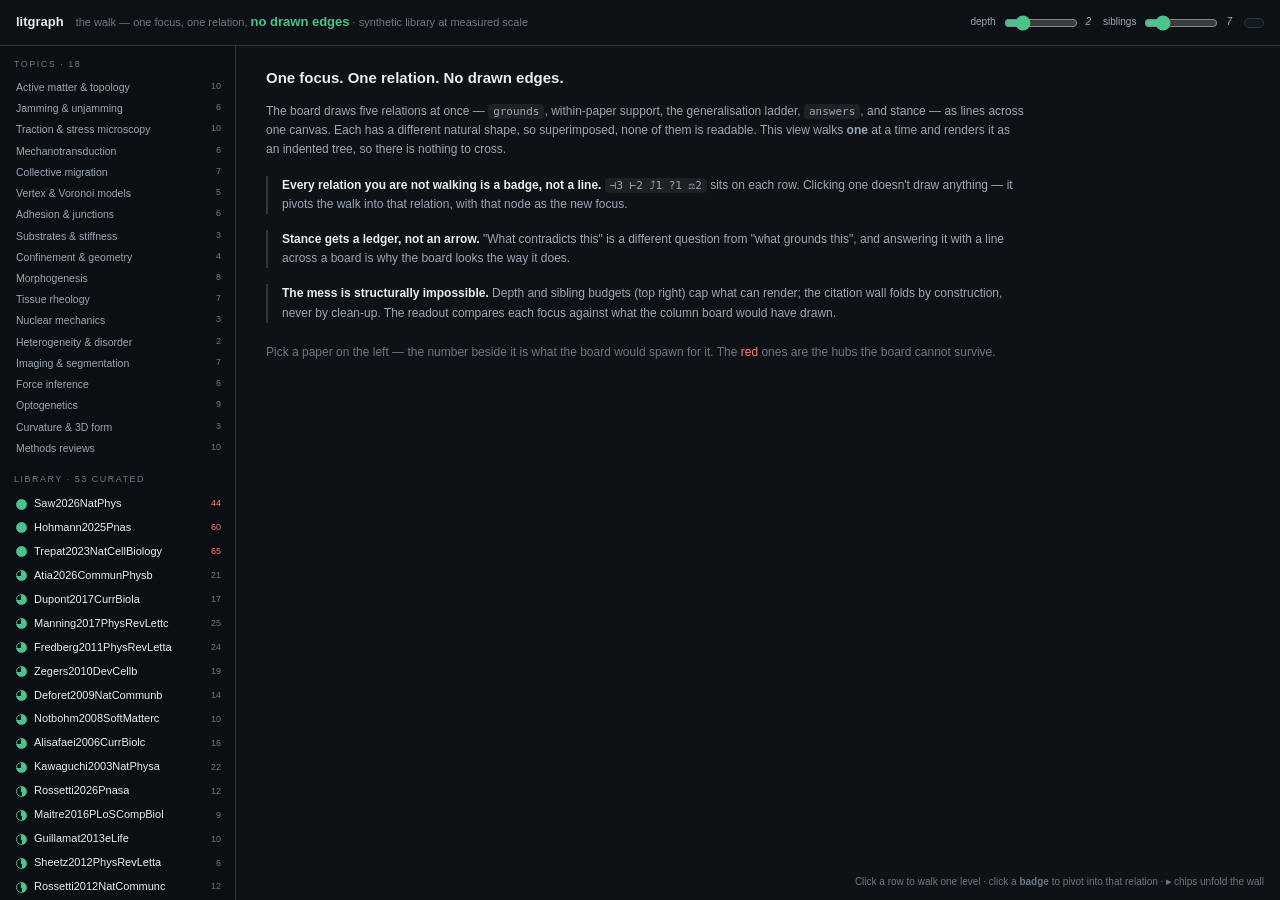
<file: docs/mockups/litgraph-walk.html>
<!DOCTYPE html>
<html lang="en">
<head>
<meta charset="utf-8">
<meta name="viewport" content="width=device-width, initial-scale=1">
<title>litgraph · the walk (one focus, one relation, no drawn edges)</title>
<style>
  :root{
    --bg:#0e1116;--ink:#e6edf3;--dim:#9aa7b4;--faint:#6b7785;--line:#30363d;--panel:#1c2430;
    --floor:#e3b341;--model:#d2a8ff;--grounded:#4cc38a;--borrowed:#58a6ff;
    --question:#e3863d;--broad:#7a5cff;--cross:#ff7b72;
  }
  *{box-sizing:border-box}
  html,body{margin:0;height:100%;background:var(--bg);color:var(--ink);
    font:13px/1.45 -apple-system,BlinkMacSystemFont,"Segoe UI",Roboto,sans-serif}

  /* ── HUD ───────────────────────────────────────────────────────────────── */
  #hud{position:fixed;top:0;left:0;right:0;height:46px;z-index:30;display:flex;align-items:center;
    gap:12px;padding:8px 16px;background:#0e1116ee;border-bottom:1px solid var(--line);
    backdrop-filter:blur(6px)}
  #hud b{font-size:13px}
  #hud .sub{color:var(--faint);font-size:11px}
  #hud .spacer{margin-left:auto}
  #hud .knob{display:flex;align-items:center;gap:6px;font-size:10px;color:var(--dim)}
  #hud .knob input[type=range]{width:74px;accent-color:var(--grounded)}
  #density{font-size:10px;color:var(--faint);font-variant-numeric:tabular-nums;
    border:1px solid var(--line);border-radius:7px;padding:4px 9px;background:#131922}
  #density b{color:var(--grounded);font-size:10px}
  #density .bad{color:var(--cross)}

  /* ── layout ────────────────────────────────────────────────────────────── */
  #app{position:absolute;inset:46px 0 0 0;display:flex;overflow:hidden}
  #rail{flex:none;width:236px;border-right:1px solid var(--line);overflow:auto;
    padding:12px 0 40px;background:#0b0e13}
  #stage{flex:1;overflow:auto;padding:20px 30px 90px;position:relative}
  .railhd{font-size:9px;letter-spacing:1.5px;text-transform:uppercase;color:var(--faint);
    padding:0 14px;margin:14px 0 6px}
  .railhd:first-child{margin-top:0}

  /* ── library list (the rail) ──────────────────────────────────────────── */
  .lib{display:flex;align-items:center;gap:7px;padding:4px 14px;cursor:pointer;font-size:11px;
    border-left:2px solid transparent}
  .lib:hover{background:#ffffff08}
  .lib.on{background:#4cc38a14;border-left-color:var(--grounded)}
  .lib .pie{flex:none;width:11px;height:11px;border-radius:50%;border:1.3px solid var(--faint)}
  .lib .k{overflow:hidden;text-overflow:ellipsis;white-space:nowrap}
  .lib .n{margin-left:auto;font-size:9px;color:var(--faint);font-variant-numeric:tabular-nums}
  .lib.hot .n{color:var(--cross)}
  .topic{padding:3px 14px;font-size:10.5px;color:var(--dim);cursor:pointer;
    border-left:2px solid transparent}
  .topic:hover{background:#ffffff08;color:var(--ink)}
  .topic.on{background:#7a5cff18;border-left-color:var(--broad);color:#dcd2ff}
  .topic .n{float:right;font-size:9px;color:var(--faint)}

  /* ── focus header ─────────────────────────────────────────────────────── */
  #crumbs{font-size:10px;color:var(--faint);margin-bottom:10px;display:flex;gap:6px;flex-wrap:wrap;
    align-items:center;min-height:14px}
  #crumbs a{color:var(--dim);cursor:pointer;text-decoration:none}
  #crumbs a:hover{color:var(--grounded)}
  #crumbs .sep{opacity:.5}

  .focus{border:1.5px solid var(--line);border-left:3px solid var(--grounded);border-radius:12px;
    background:var(--panel);padding:13px 16px 14px;margin-bottom:2px;max-width:900px}
  .focus.q{border-left-color:var(--question)}
  .focus.b{border-left-color:var(--broad)}
  .focus .fk{display:flex;align-items:center;gap:8px;margin-bottom:5px}
  .focus .kind{font-size:7.5px;letter-spacing:1.4px;text-transform:uppercase;color:var(--faint)}
  .focus .key{font-size:12px;font-weight:700}
  .focus .yr{font-size:9.5px;color:var(--faint);margin-left:auto;font-variant-numeric:tabular-nums}
  .focus .ttl{font-size:11px;color:var(--dim);line-height:1.35}
  .focus .txt{font-size:12px;color:#dbe5ef;line-height:1.45;margin-top:4px;max-width:70ch}
  .focus .auth{font-size:9.5px;color:var(--faint);margin-top:6px}
  .focus .auth .star{color:var(--floor)}
  .focus .quote{margin-top:9px;font-size:10.5px;color:#cfe6da;border-left:2px solid var(--grounded);
    padding-left:9px;line-height:1.4;font-style:italic}

  /* ── relation tabs ────────────────────────────────────────────────────── */
  #tabs{display:flex;gap:5px;margin:14px 0 4px;flex-wrap:wrap;align-items:center}
  .tab{display:flex;align-items:center;gap:6px;font-size:10.5px;color:var(--dim);cursor:pointer;
    border:1px solid var(--line);border-radius:999px;padding:5px 11px;background:#131922;
    transition:border-color .12s,color .12s,background .12s}
  .tab:hover:not(.off){border-color:#52606d;color:var(--ink)}
  .tab.on{background:#4cc38a1c;border-color:var(--grounded);color:#bdf0d6}
  .tab.on.q{background:#e3863d1c;border-color:var(--question);color:#f4d0ac}
  .tab.on.b{background:#7a5cff1c;border-color:var(--broad);color:#d8ceff}
  .tab.on.x{background:#ff7b721c;border-color:var(--cross);color:#ffc9c5}
  .tab.off{opacity:.32;cursor:default}
  .tab .ct{font-size:9px;font-variant-numeric:tabular-nums;color:var(--faint);
    background:#ffffff10;border-radius:999px;padding:1px 5px;min-width:17px;text-align:center}
  .tab.on .ct{color:inherit;background:#ffffff1c}
  .tabnote{font-size:9.5px;color:var(--faint);margin:0 0 12px;max-width:78ch;line-height:1.4}

  /* ── the walk (indented tree, zero drawn edges) ───────────────────────── */
  #walk{max-width:1000px}
  .row{display:flex;align-items:flex-start;min-height:23px;border-radius:5px;
    padding:2px 6px 2px 0;cursor:pointer}
  .row:hover{background:#ffffff09}
  .row.rep{cursor:pointer}
  .g{flex:none;width:17px;align-self:stretch;position:relative}
  .g.v::before{content:"";position:absolute;left:8px;top:0;bottom:0;border-left:1px solid #ffffff14}
  .g.e::before{content:"";position:absolute;left:8px;top:0;height:11px;border-left:1px solid #ffffff24}
  .g.e::after{content:"";position:absolute;left:8px;top:11px;width:7px;border-top:1px solid #ffffff24}
  .g.e.mid::before{bottom:0;height:auto}

  .tw{flex:none;width:13px;font-size:9px;color:var(--faint);text-align:center;line-height:20px}
  .row:hover .tw{color:var(--ink)}
  .gl{flex:none;font-size:7.5px;font-weight:700;padding:1px 4px;border-radius:3px;color:#0c0e14;
    margin:3px 6px 0 0;line-height:1.35}
  .gl.cl{background:var(--grounded)}.gl.fl{background:var(--floor)}.gl.mo{background:var(--model)}
  .gl.q{background:var(--question)}.gl.bo{background:var(--borrowed)}.gl.br{background:var(--broad)}
  .gl.pa{background:#7ea8d8}.gl.st{background:#48505c;color:#c2ccd8}

  .lb{flex:1;min-width:0;font-size:11px;line-height:1.4;color:#dbe5ef;padding:2px 0}
  .lb .k{color:var(--dim);font-weight:600}
  .lb .yr{color:var(--faint);font-size:9.5px;font-variant-numeric:tabular-nums}
  .row.dimmed .lb{color:var(--faint)}
  .lb .lad{color:var(--broad);font-size:10px}
  .lb .sgn{font-weight:700}
  .lb .sgn.p{color:var(--grounded)}.lb .sgn.m{color:var(--cross)}
  .quoterow{font-size:10px;color:#cfe6da;font-style:italic;line-height:1.4;
    border-left:2px solid #4cc38a55;padding:1px 0 1px 9px;margin:1px 0 3px}

  /* badges: every relation you are NOT walking */
  .bg{flex:none;display:flex;gap:3px;margin:2px 0 0 10px;align-items:center}
  .b{font-size:9px;font-variant-numeric:tabular-nums;border:1px solid #ffffff18;border-radius:5px;
    padding:0 4px;color:var(--faint);background:#ffffff08;cursor:pointer;line-height:16px}
  .b:hover{border-color:currentColor;background:#ffffff14}
  .b.gr{color:#8fd9b6}.b.bu{color:#9fc9ea}.b.ge{color:#bfaeff}
  .b.an{color:#f0b783}.b.st{color:#ffa9a3}
  .b.z{display:none}

  /* overflow chips — the wall, folded by construction */
  .chip{display:inline-flex;align-items:center;gap:6px;font-size:10px;color:var(--faint);
    border:1px dashed var(--line);border-radius:7px;padding:2px 9px;margin:3px 0 3px 0;
    cursor:pointer;background:#ffffff05}
  .chip:hover{color:var(--ink);border-color:#52606d}
  .chip b{color:var(--dim);font-variant-numeric:tabular-nums}
  .chiprow{display:flex;align-items:center;min-height:22px}

  /* repeat marker */
  .rep .lb{color:var(--faint)}
  .rep .also{font-size:9px;color:var(--borrowed);margin-left:7px}
  .flash{animation:fl 1.1s ease-out}
  @keyframes fl{0%{background:#4cc38a40}100%{background:transparent}}

  /* ── stance ledger ────────────────────────────────────────────────────── */
  #ledger{display:grid;grid-template-columns:1fr 1fr;gap:0 26px;max-width:1000px}
  #ledger .lhd{font-size:9px;letter-spacing:1.5px;text-transform:uppercase;padding:0 0 6px;
    border-bottom:1px solid var(--line);margin-bottom:8px}
  #ledger .lhd.p{color:var(--grounded);border-color:#4cc38a55}
  #ledger .lhd.m{color:var(--cross);border-color:#ff7b7255}
  #ledger .lhd span{float:right;color:var(--faint);font-variant-numeric:tabular-nums}
  .ent{border-left:2px solid transparent;padding:5px 0 6px 10px;margin-bottom:4px;cursor:pointer;
    border-radius:0 5px 5px 0}
  .ent:hover{background:#ffffff08}
  .ent.p{border-left-color:#4cc38a66}.ent.m{border-left-color:#ff7b7266}
  .ent .src{font-size:9.5px;color:var(--dim);font-weight:600}
  .ent .src .yr{color:var(--faint);font-weight:400}
  .ent .t{font-size:10.5px;color:#dbe5ef;line-height:1.38;margin-top:2px}
  .ent .qt{font-size:9.5px;color:#cfe6da;font-style:italic;line-height:1.35;margin-top:4px;
    border-left:2px solid #ffffff1a;padding-left:8px}
  .ent .wild{font-size:8.5px;color:var(--borrowed);border:1px dashed #58a6ff55;border-radius:4px;
    padding:0 4px;margin-left:4px;font-weight:400}
  .empty{font-size:10px;color:var(--faint);font-style:italic;padding:6px 0 0 10px}

  /* ── landing ──────────────────────────────────────────────────────────── */
  .land{max-width:760px;color:var(--dim);font-size:12px;line-height:1.6}
  .land h2{font-size:15px;color:var(--ink);margin:0 0 10px;font-weight:600}
  .land code{background:#ffffff10;border-radius:4px;padding:1px 5px;font-size:11px}
  .land .pt{margin:16px 0 0;padding-left:14px;border-left:2px solid var(--line)}
  .land .pt b{color:var(--ink);font-weight:600}
  .hint{position:fixed;bottom:11px;right:16px;font-size:10px;color:var(--faint);z-index:30}
</style>
</head>
<body>

<div id="hud">
  <b>litgraph</b>
  <span class="sub">the walk &mdash; one focus, one relation, <b style="color:var(--grounded)">no drawn edges</b> · synthetic library at measured scale</span>
  <span class="spacer"></span>
  <span class="knob">depth <input type="range" id="kdepth" min="1" max="6" value="2"><i id="kdv">2</i></span>
  <span class="knob">siblings <input type="range" id="kcap" min="3" max="24" value="7"><i id="kcv">7</i></span>
  <span id="density"></span>
</div>

<div id="app">
  <aside id="rail"></aside>
  <main id="stage"></main>
</div>
<div class="hint">Click a row to walk one level · click a <b>badge</b> to pivot into that relation · <b>▸</b> chips unfold the wall</div>

<script>
/* ══════════════════════════════════════════════════════════════════════════
   SYNTHETIC LIBRARY — generated to match the measured statistics of the real
   one (53 curated papers · 532 slices · 3766 stubs · median fanout 3 with a
   62-card hub · 360 grounds · 294 support · 177 broad · 119 answers · 42
   broad slices · 18 topics). No real content lives in this public repo.
   ══════════════════════════════════════════════════════════════════════════ */
const seed=20260803;
function mulberry32(a){return function(){a|=0;a=a+0x6D2B79F5|0;let t=Math.imul(a^a>>>15,1|a);
  t=t+Math.imul(t^t>>>7,61|t)^t;return((t^t>>>14)>>>0)/4294967296}}
const R=mulberry32(seed);
const pick=a=>a[Math.floor(R()*a.length)];
const int=(lo,hi)=>lo+Math.floor(R()*(hi-lo+1));
const some=(a,n)=>{const c=a.slice();const o=[];while(o.length<n&&c.length)o.push(c.splice(Math.floor(R()*c.length),1)[0]);return o};

const SURNAME=["Ruppel","Hohmann","Tambe","Rossetti","Guillamat","Zegers","Alisafaei","Cheung",
"Deforet","Marchetti","Bi","Dupont","Nyga","Jacques","Drozdowski","Guo","Atia","Park","Trepat",
"Ladoux","Charras","Sheetz","Discher","Fredberg","Silberzan","Gardel","Manning","Serra","Vedula",
"Angelini","Sadati","Notbohm","Saw","Doostmohammadi","Kawaguchi","Blanch","Xi","Balland","Nier",
"Etienne","Prost","Joanny","Lecuit","Heisenberg","Sixt","Mongera","Petridou","Wyatt","Kim","Lee",
"Bergert","Roux","Maitre","Campas","Bonnet"];
const VENUE=["NatPhys","NatMater","Pnas","eLife","SoftMatter","PhysRevLett","NatCommun","CellRep",
"Science","NatCellBiology","BiophysJ","PLoSCompBiol","CommunPhys","SciAdv","CurrBiol","DevCell"];
const GIVEN=["A.","M.","J.","L.","T.","S.","C.","P.","R.","E.","G.","N.","K.","D."];

const CLAIM=[
"Traction stress at the monolayer edge grows with substrate rigidity and saturates above ~30 kPa",
"Cell shape index above 3.81 marks the fluid side of the unjamming transition",
"Intercellular tension propagates over a correlation length of several cell diameters",
"Myosin II inhibition lowers cortical tension and cell-cell adhesion together",
"Nuclear YAP localisation tracks cytoskeletal tension rather than substrate stiffness per se",
"Topological defects in the nematic order concentrate compressive stress",
"Leader cells at a migrating front carry the largest traction, not the largest speed",
"Confinement below one cell width switches migration from mesenchymal to amoeboid",
"The monolayer stores elastic energy that a T1 transition releases irreversibly",
"Density alone does not determine jamming; tension sets the transition line",
"Substrate curvature reorients the actin cytoskeleton along the direction of least bending",
"Cadherin-mediated junctions transmit force in proportion to their engagement time",
"Collective speed decays exponentially with distance from a free edge",
"Stress fibres act as the propulsive engine of layer reorganisation",
"Focal-adhesion size correlates with traction only below a saturating force per area",
"The tissue behaves as a viscoelastic solid on minutes and a fluid on hours",
"Cell division locally fluidises the tissue and resets accumulated stress",
"Extrusion relieves crowding without changing the mean tension of the layer",
"Adhesion strength and contractility set an equilibrium the cell tunes actively",
"A rigidity gradient biases migration toward the stiffer side (durotaxis)",
"Traction reconstruction is ill-posed and regularisation sets the recovered magnitude",
"Vertex-model energy landscapes admit multiple minima separated by finite barriers",
"Anisotropic active stress alone can generate three-dimensional folds",
"Nuclear deformation gates transcription independently of adhesion signalling",
"Intermediate filaments buffer large strains that actin cannot sustain",
"The stress field is more heterogeneous than the velocity field at every density",
"Cell-cell junction remodelling rate sets the tissue's effective viscosity",
"Heterogeneity in single-cell contractility broadens the jamming transition",
"Boundary conditions dominate the interior stress field in confined monolayers",
"Curvature-induced stress explains lumen formation without a patterning signal",
"Active nematic turbulence appears above a critical activity-to-elasticity ratio",
"Traction forces balance to zero over any closed monolayer island",
"Substrate deformation under a monolayer decays over the gel thickness, not the cell size",
"Migration persistence and speed are coupled through actin retrograde flow",
"Layer thickness modulates the measured traction by a geometric factor of order unity",
"Optogenetic activation of RhoA raises tension with a 30 s lag and a 3 min recovery",
"The apparent elastic modulus depends on indentation depth in a layered tissue",
"Fluidisation precedes, rather than follows, the onset of collective migration",
"Cell-substrate friction sets the length over which traction is transmitted",
"Topological charge is conserved during monolayer remodelling"];

const QUESTION=[
"Does tension or density set the jamming transition in a heterogeneous layer?",
"What sets the correlation length of intercellular stress?",
"Is the shape-index threshold universal across tissue types?",
"How does substrate curvature enter the active-nematic description?",
"Can T1 energy barriers be measured rather than inferred?",
"Does traction saturation reflect the cell or the measurement?",
"What fraction of layer stress is carried by intermediate filaments?",
"Is durotaxis a single-cell or a collective phenomenon?",
"How is topological charge dissipated at a free boundary?",
"Does heterogeneity broaden or shift the unjamming transition?",
"What is the correct constitutive law for a monolayer over hours?",
"Are leader cells selected mechanically or biochemically?",
"How much does regularisation choice bias reported traction magnitudes?",
"Does extrusion actively relieve stress or passively follow it?",
"Is the elastic energy released by a T1 recoverable?",
"What sets the timescale of junction remodelling in vivo?"];

const METHOD=[
["Traction force microscopy on polyacrylamide","meas"],
["Monolayer stress microscopy","model"],
["Particle image velocimetry of the layer","meas"],
["Vertex model of the confluent layer","model"],
["Adhesive micropatterning","meas"],
["Optogenetic RhoA control","meas"],
["Atomic force microscopy indentation","meas"],
["Confined-migration microchannel assay","meas"],
["Tunable-stiffness hydrogel substrates","meas"],
["Self-propelled Voronoi simulation","model"],
["Live nuclear-YAP reporter imaging","meas"],
["Bayesian force inference from geometry","model"],
["Laser ablation of junctions","meas"],
["Active-nematic continuum solver","model"],
["Single-cell shape-index segmentation","meas"],
["Finite-element substrate deconvolution","model"]];

const BROAD=[
["tissue-behaviour-is-collective-mechanics","Tissue behaviour is collective mechanics"],
["cell-shape-encodes-material-state","Shape reads out material state"],
["active-stress-generates-tissue-form","Active stress generates form"],
["tension-not-density-sets-jamming","Tension, not density, sets jamming"],
["force-transmission-is-long-ranged","Force transmission is long-ranged"],
["stiffness-is-read-through-contractility","Stiffness is read through contractility"],
["topological-defects-organise-stress","Topological defects organise stress"],
["confinement-reprograms-migration-mode","Confinement reprograms migration mode"],
["tissues-are-viscoelastic-across-scales","Tissues are viscoelastic across scales"],
["division-fluidises-the-layer","Division fluidises the layer"],
["heterogeneity-broadens-transitions","Heterogeneity broadens transitions"],
["boundaries-dominate-interior-stress","Boundaries dominate interior stress"],
["traction-force-microscopy","Traction force microscopy"],
["monolayer-stress-microscopy","Monolayer stress microscopy"],
["tunable-stiffness-matrix","Tunable-stiffness matrix"],
["adhesive-micropatterning","Adhesive micropatterning"],
["confined-migration-assay","Confined-migration assay"],
["optogenetic-cytoskeletal-control","Optogenetic cytoskeletal control"],
["computational-model-of-cell-mechanics","Computational model of cell mechanics"],
["force-inference-from-geometry","Force inference from geometry"],
["nuclear-mechanotransduction","Nuclear mechanotransduction"],
["yap-taz-nuclear-relay","YAP/TAZ nuclear relay"],
["junction-remodelling-sets-viscosity","Junction remodelling sets viscosity"],
["curvature-guides-cytoskeletal-order","Curvature guides cytoskeletal order"],
["energy-landscape-of-t1-transitions","Energy landscape of T1 transitions"],
["durotaxis-is-collective","Durotaxis is collective"],
["extrusion-relieves-crowding","Extrusion relieves crowding"],
["intermediate-filaments-buffer-strain","Intermediate filaments buffer strain"],
["friction-sets-transmission-length","Friction sets transmission length"],
["leader-cells-are-mechanically-selected","Leader cells are mechanically selected"],
["regularisation-biases-traction","Regularisation biases traction"],
["fluidisation-precedes-migration","Fluidisation precedes migration"],
["stress-is-more-heterogeneous-than-flow","Stress is more heterogeneous than flow"],
["curvature-induced-stress-shapes-lumens","Curvature-induced stress shapes lumens"],
["activity-elasticity-ratio-sets-turbulence","Activity/elasticity sets turbulence"],
["adhesion-tension-equilibrium","The adhesion-tension equilibrium"],
["persistence-couples-to-retrograde-flow","Persistence couples to retrograde flow"],
["substrate-geometry-biases-measurement","Substrate geometry biases measurement"],
["mechanical-memory-in-tissues","Mechanical memory in tissues"],
["topological-charge-is-conserved","Topological charge is conserved"],
["what-is-the-constitutive-law","What is the tissue constitutive law?"],
["can-barriers-be-measured","Can energy barriers be measured?"]];

const TOPIC=[["active-matter","Active matter & topology"],["jamming","Jamming & unjamming"],
["traction","Traction & stress microscopy"],["mechanotransduction","Mechanotransduction"],
["migration","Collective migration"],["vertex-models","Vertex & Voronoi models"],
["adhesion","Adhesion & junctions"],["substrates","Substrates & stiffness"],
["confinement","Confinement & geometry"],["morphogenesis","Morphogenesis"],
["rheology","Tissue rheology"],["nucleus","Nuclear mechanics"],
["heterogeneity","Heterogeneity & disorder"],["imaging","Imaging & segmentation"],
["force-inference","Force inference"],["optogenetics","Optogenetics"],
["curvature","Curvature & 3D form"],["methods-review","Methods reviews"]];

/* ── build the library ───────────────────────────────────────────────────── */
const N={};                                   // id -> node
const CH={grounds:{},builds:{},gen:{},answers:{},corr:{},contra:{}};
const add=(rel,a,b)=>{(CH[rel][a]=CH[rel][a]||[]).push(b)};
const node=o=>{N[o.id]=o;return o.id};

const PAPERS=[];const STUBS=[];
// three hubs reproduce the measured tail: 62 / 51 / 47 spawned cards.
// Everything else follows from `pass` — which is the real point: fanout is not
// random, it is *curation maturity*. The board dies exactly where the work went.
const HUB={0:{sl:32,src:34,lat:12},1:{sl:21,src:31,lat:2},2:{sl:31,src:26,lat:19}};
let stubN=0;

for(let i=0;i<53;i++){
  const h=HUB[i];
  const yr=h?int(2022,2026):int(2002,2026);
  const key=pick(SURNAME)+yr+pick(VENUE)+(i<10?"":String.fromCharCode(97+i%3));
  const nAuth=int(3,8);
  const authors=[];
  for(let a=0;a<nAuth;a++)authors.push([pick(SURNAME)+", "+pick(GIVEN),a===nAuth-1]);
  const pass=h?4:(R()<.45?int(0,1):R()<.75?2:R()<.92?3:4);
  const id="P"+i;
  node({id,t:"paper",key,year:yr,pass,
    title:pick(CLAIM).replace(/^./,c=>c.toUpperCase()),authors,
    type:R()<.22?"review":"original",topics:some(TOPIC.map(t=>t[0]),int(1,3))});
  PAPERS.push(id);

  /* slices — a barely-touched paper has almost none */
  const nS=h?h.sl:pass<=1?int(2,7):pass===2?int(6,12):int(10,20);
  const slices=[];
  for(let s=0;s<nS;s++){
    const r=R();
    const kind=r<.62?"claim":r<.80?"question":"method";
    const sid=id+":"+(kind==="claim"?"c":kind==="question"?"q":"m")+(s+1);
    if(kind==="method"){const[m,mk]=pick(METHOD);
      node({id:sid,t:"method",mk,paper:id,label:m,
        quote:mk==="meas"?"“"+m+" was performed as described previously, with n = "+int(3,12)+" independent preparations.”":null});
    }else if(kind==="question"){
      node({id:sid,t:"question",paper:id,label:pick(QUESTION),
        quote:"“It remains unclear whether "+pick(CLAIM).toLowerCase().slice(0,60)+"…”"});
    }else{
      node({id:sid,t:"claim",paper:id,label:pick(CLAIM),
        quote:"“"+pick(CLAIM)+" (Fig. "+int(1,6)+String.fromCharCode(97+int(0,3))+").”"});
    }
    slices.push(sid);
  }
  N[id].slices=slices;

  /* within-paper support DAG: a claim rests on earlier slices (294 total) */
  slices.forEach((s,j)=>{
    if(N[s].t==="method")return;
    const pool=slices.slice(0,j).filter(x=>x!==s);
    if(!pool.length)return;
    some(pool,Math.min(pool.length,R()<.45?2:1)).forEach(p=>add("grounds",s,p));
  });
  /* questions get answered by claims (119) */
  slices.filter(s=>N[s].t==="question").forEach(q=>{
    const cs=slices.filter(x=>N[x].t==="claim");
    if(cs.length&&R()<.9)some(cs,int(1,3)).forEach(c=>{add("answers",q,c);add("answers",c,q)});
  });

  /* the citation wall: the sources this paper actually cites */
  const nSrc=h?h.src:pass<=1?int(0,2):pass===2?int(2,6):pass===3?int(6,14):int(14,24);
  const wall=[];
  for(let s=0;s<nSrc;s++){
    const sid="S"+(stubN++);
    node({id:sid,t:"stub",key:pick(SURNAME)+int(1998,2024)+pick(VENUE),year:int(1998,2024),
      title:pick(CLAIM)});
    wall.push(sid);STUBS.push(sid);
  }
  N[id].wall=wall;
}

/* broad slices (42) + the topic axis */
BROAD.forEach(([slug,title])=>node({id:"B:"+slug,t:"broad",slug,label:title,
  text:title+" — the rolled-up statement this library's granular claims ladder into.",s:0,c:0}));

/* the rest of the stub registry — cited by nobody yet, but known (3766 total) */
while(STUBS.length<3766){
  const sid="S"+(stubN++);
  node({id:sid,t:"stub",key:pick(SURNAME)+int(1998,2024)+pick(VENUE),year:int(1998,2024),
    title:pick(CLAIM)});
  STUBS.push(sid);
}

/* cross-paper grounding — always toward older work, and scaled by maturity */
const byYear=PAPERS.slice().sort((a,b)=>N[a].year-N[b].year);
byYear.forEach((p,i)=>{
  const older=byYear.slice(0,i);
  if(!older.length)return;
  const h=HUB[+p.slice(1)],ps=N[p].pass;
  // rare, as in the real library: 13 curated→curated edges across 53 papers.
  // Almost everything a paper grounds in is still an uncurated stub.
  const n=h?int(2,4):ps<=1?0:(R()<.22?1:0);
  some(older,Math.min(older.length,n)).forEach(o=>{add("grounds",p,o);add("builds",o,p)});
});

/* generalisation ladder into the broad band — an uncurated paper has no ladder yet */
PAPERS.forEach(p=>{
  const pr=N[p].pass<=1?.12:.42;
  N[p].slices.filter(s=>N[s].t!=="question").forEach(s=>{
    if(R()<pr){const b="B:"+pick(BROAD)[0];add("gen",s,b);add("builds",b,s)}
  });
});

/* stance — the edges with no layout home on a board (corroborate / contradict) */
const CLAIMS=PAPERS.flatMap(p=>N[p].slices.filter(s=>N[s].t==="claim"));
PAPERS.forEach(p=>{
  const h=HUB[+p.slice(1)];
  const n=h?h.lat:(R()<.30?int(1,3):0);
  const mine=N[p].slices.filter(s=>N[s].t==="claim");
  if(!mine.length)return;
  for(let k=0;k<n;k++){
    const a=pick(mine),b=pick(CLAIMS);
    if(N[b].paper===p)continue;
    const rel=R()<.68?"corr":"contra";
    add(rel,a,b);add(rel,b,a);
    const bb=(CH.gen[a]||[])[0];if(bb)N[bb][rel==="corr"?"s":"c"]++;
  }
});
BROAD.forEach(([slug])=>{const b=N["B:"+slug];const k=(CH.builds[b.id]||[]).length;
  b.s=Math.max(b.s,Math.round(k*.7));b.c=Math.max(b.c,R()<.3?int(1,2):0)});

/* ══════════════════════════════════════════════════════════════════════════
   RELATIONS — what the walk can follow. Exactly one is active at a time.
   ══════════════════════════════════════════════════════════════════════════ */
const RELS=[
 {id:"grounds",lbl:"grounded in",gl:"⊣",cls:"",  note:"Downward, toward evidence and older work. A paper's grounds are its curated sources; a claim's grounds are the slices it rests on, ending at a measurement floor or an axiom."},
 {id:"builds", lbl:"built on by",gl:"⊢",cls:"",  note:"The inverse walk — newer work and broader statements that rest on this."},
 {id:"gen",    lbl:"generalises to",gl:"⤴",cls:"b",note:"The ladder: granular, quote-bound claims rolling up into the broad statements you would write in an intro."},
 {id:"answers",lbl:"answers",gl:"?",cls:"q",     note:"Question ⇄ the claims that answer it. Bipartite, so it reads as two levels and never more."},
 {id:"stance", lbl:"stance",gl:"⚖",cls:"x",      note:"Corroboration and contradiction. Not support — it never belongs on the support walk, so it gets its own shape: a ledger, evidence for on the left, against on the right."}
];
function childrenOf(id,rel){
  const n=N[id];
  if(!n)return[];
  if(rel==="stance")return[];
  if(rel==="grounds"){
    if(n.t==="paper"){
      const cur=(CH.grounds[id]||[]);
      return cur.concat(n.wall&&n.wall.length?[{wall:id}]:[]);
    }
    return CH.grounds[id]||[];
  }
  if(rel==="builds"){
    if(n.t==="broad")return CH.builds[id]||[];
    return CH.builds[id]||[];
  }
  if(rel==="gen"){
    if(n.t==="paper")return n.slices.filter(s=>(CH.gen[s]||[]).length);
    return CH.gen[id]||[];
  }
  if(rel==="answers"){
    if(n.t==="paper")return n.slices.filter(s=>N[s].t==="question");
    return CH.answers[id]||[];
  }
  return[];
}
function stanceOf(id){
  const n=N[id];if(!n)return[];
  if(n.t==="paper")return n.slices.flatMap(s=>(CH.corr[s]||[]).concat(CH.contra[s]||[]));
  if(n.t==="broad")return(CH.builds[id]||[]).flatMap(s=>(CH.corr[s]||[]).concat(CH.contra[s]||[]));
  return(CH.corr[id]||[]).concat(CH.contra[id]||[]);
}
function relCount(id,rel){
  if(rel==="stance")return stanceOf(id).length;
  const c=childrenOf(id,rel);
  return c.reduce((a,x)=>a+(x&&x.wall?N[x.wall].wall.length:1),0);
}
/* what the *board* would have rendered for the same focus — the comparison */
function boardCost(id){
  const n=N[id];if(!n)return{cards:0,edges:0};
  if(n.t!=="paper")return{cards:relCount(id,"grounds")+relCount(id,"builds")+relCount(id,"stance"),
                          edges:relCount(id,"grounds")+relCount(id,"builds")+relCount(id,"stance")};
  // on the board every source is a card (the stack folds them, but they are still spawned)
  const gr=(CH.grounds[id]||[]).length+n.wall.length,bu=(CH.builds[id]||[]).length;
  const gen=n.slices.reduce((a,s)=>a+(CH.gen[s]||[]).length,0);
  const st=n.slices.reduce((a,s)=>a+(CH.corr[s]||[]).length+(CH.contra[s]||[]).length,0);
  return{cards:gr+bu+gen+st+1,edges:gr+bu+gen+st+n.slices.length};
}

/* ══════════════════════════════════════════════════════════════════════════
   STATE
   ══════════════════════════════════════════════════════════════════════════ */
let FOCUS=null, REL="grounds", TOPICSEL=null;
const OPEN=new Set();        // opened paths
const UNFOLD=new Set();      // unfolded overflow chips (path keys)
let TRAIL=[];
let MAXD=2, CAP=7;

/* ══════════════════════════════════════════════════════════════════════════
   RENDER — the rail
   ══════════════════════════════════════════════════════════════════════════ */
const rail=document.getElementById("rail"), stage=document.getElementById("stage");
const esc=s=>String(s).replace(/[&<>]/g,c=>({"&":"&amp;","<":"&lt;",">":"&gt;"}[c]));
const pieCss=p=>p===0?"":`background:conic-gradient(var(--grounded) ${p/4*360}deg,transparent 0);border-color:var(--grounded)`;

function drawRail(){
  const list=PAPERS.filter(p=>!TOPICSEL||N[p].topics.includes(TOPICSEL))
    .sort((a,b)=>N[b].pass-N[a].pass||N[b].year-N[a].year);
  rail.innerHTML=
    `<div class="railhd">topics · 18</div>`+
    TOPIC.map(([s,t])=>`<div class="topic ${TOPICSEL===s?"on":""}" data-t="${s}">${esc(t)}<span class="n">${
      PAPERS.filter(p=>N[p].topics.includes(s)).length}</span></div>`).join("")+
    `<div class="railhd">library · ${list.length} curated${TOPICSEL?" in topic":""}</div>`+
    list.map(p=>{const c=boardCost(p);
      return `<div class="lib ${FOCUS===p?"on":""} ${c.cards>30?"hot":""}" data-p="${p}">
        <span class="pie" style="${pieCss(N[p].pass)}"></span>
        <span class="k">${esc(N[p].key)}</span><span class="n">${c.cards}</span></div>`}).join("")+
    `<div class="railhd">broad · 42</div>`+
    BROAD.map(([s,t])=>`<div class="topic" data-b="B:${s}">${esc(t)}</div>`).join("");
}
rail.onclick=e=>{
  const t=e.target.closest("[data-t]"),p=e.target.closest("[data-p]"),b=e.target.closest("[data-b]");
  if(t){TOPICSEL=TOPICSEL===t.dataset.t?null:t.dataset.t;drawRail();return}
  // a paper opens on the ladder, not on grounds: at paper granularity almost
  // everything a paper grounds in is still an uncurated stub, so `grounds` is one chip
  if(p)setFocus(p.dataset.p,"gen");
  if(b)setFocus(b.dataset.b,"builds");
};

/* ══════════════════════════════════════════════════════════════════════════
   RENDER — focus header + tabs
   ══════════════════════════════════════════════════════════════════════════ */
function glyphOf(n){
  if(n.t==="paper")return['pa',n.type==="review"?"rev":"pap"];
  if(n.t==="stub")return['st','src'];
  if(n.t==="broad")return['br','broad'];
  if(n.t==="question")return['q','?'];
  if(n.t==="method")return[n.mk==="meas"?'fl':'mo',n.mk==="meas"?'meas':'model'];
  return[(CH.grounds[n.id]||[]).length?'cl':'bo','claim'];
}
function labelOf(n){
  if(n.t==="paper")return`<span class="k">${esc(n.key)}</span> <span class="yr">${n.year}</span> · ${esc(n.title)}`;
  if(n.t==="stub")return`<span class="k">${esc(n.key)}</span> <span class="yr">${n.year}</span>`;
  if(n.t==="broad")return`<span class="lad">⤴</span> ${esc(n.label)}`;
  return esc(n.label)+` <span class="yr">${esc(N[n.paper].key)}</span>`;
}
function headerHtml(n){
  const cls=n.t==="question"?"q":n.t==="broad"?"b":"";
  if(n.t==="paper"){
    const au=n.authors.map(([a,c])=>c?`<span class="star">${esc(a)}*</span>`:esc(a)).join(", ");
    return `<div class="focus ${cls}"><div class="fk">
      <span class="kind">${n.type}</span><span class="key">${esc(n.key)}</span>
      <span class="yr">${n.year} · pass ${n.pass}/4 · ${n.slices.length} slices · ${n.wall.length} sources</span></div>
      <div class="ttl">${esc(n.title)}</div><div class="auth">${au}</div></div>`;
  }
  if(n.t==="broad")return `<div class="focus b"><div class="fk"><span class="kind">broad claim</span>
    <span class="key">${esc(n.label)}</span><span class="yr">${n.s} support · ${n.c} contra</span></div>
    <div class="txt">${esc(n.text)}</div></div>`;
  if(n.t==="stub")return `<div class="focus"><div class="fk"><span class="kind">uncurated source</span>
    <span class="key">${esc(n.key)}</span><span class="yr">${n.year}</span></div>
    <div class="ttl">${esc(n.title)}</div></div>`;
  const p=N[n.paper];
  return `<div class="focus ${cls}"><div class="fk">
    <span class="kind">${n.t}${n.mk?" · "+n.mk:""}</span><span class="key">${esc(p.key)}:${n.id.split(":")[1]}</span>
    <span class="yr">${p.year}</span></div><div class="txt">${esc(n.label)}</div>
    ${n.quote?`<div class="quote">${esc(n.quote)}</div>`:""}</div>`;
}
function tabsHtml(id){
  return `<div id="tabs">`+RELS.map(r=>{
    const c=relCount(id,r.id);
    return `<div class="tab ${r.cls} ${REL===r.id?"on":""} ${c?"":"off"}" data-r="${r.id}">
      <span>${r.gl}</span><span>${r.lbl}</span><span class="ct">${c}</span></div>`}).join("")+`</div>
    <p class="tabnote">${RELS.find(r=>r.id===REL).note}</p>`;
}

/* ══════════════════════════════════════════════════════════════════════════
   RENDER — THE WALK: an indented tree, zero drawn edges
   ══════════════════════════════════════════════════════════════════════════ */
let rowCount=0;
function badges(id,skip){
  return `<span class="bg">`+RELS.filter(r=>r.id!==skip).map(r=>{
    const c=relCount(id,r.id);
    const k={grounds:"gr",builds:"bu",gen:"ge",answers:"an",stance:"st"}[r.id];
    return `<span class="b ${k} ${c?"":"z"}" data-piv="${id}" data-pr="${r.id}"
      title="${r.lbl}: ${c} — click to pivot the walk here">${r.gl}${c}</span>`}).join("")+`</span>`;
}
function rowHtml(id,depth,flags,path,kids,isLast,extra){
  const n=N[id];const[g,gl]=glyphOf(n);
  let guides="";
  for(let d=0;d<depth-1;d++)guides+=`<span class="g ${flags[d]?"":"v"}"></span>`;
  if(depth>0)guides+=`<span class="g e ${isLast?"":"mid"}"></span>`;
  const open=OPEN.has(path);
  const tw=kids>0?(open?"▾":"▸"):"·";
  return `<div class="row ${extra||""}" data-path="${path}" data-id="${id}">
    ${guides}<span class="tw">${tw}</span>
    <span class="gl ${g}">${gl}</span>
    <span class="lb">${labelOf(n)}</span>
    ${badges(id,REL)}</div>`;
}
function walkHtml(root){
  const out=[];const seen=new Map();rowCount=0;
  seen.set(root,"·");
  (function rec(id,depth,flags,path){
    let kids=childrenOf(id,REL);
    if(!kids.length)return;
    // sibling cap — the citation wall folds by construction
    const chipKey=path+"/…";
    let shown=kids,hidden=0;
    if(kids.length>CAP&&!UNFOLD.has(chipKey)){shown=kids.slice(0,CAP);hidden=kids.length-CAP}
    shown.forEach((k,i)=>{
      const isLast=(i===shown.length-1)&&!hidden;
      if(k&&k.wall){                                   // the folded source wall
        const w=N[k.wall].wall;const wk=path+"/wall";
        const un=UNFOLD.has(wk);
        let guides="";for(let d=0;d<depth;d++)guides+=`<span class="g ${flags[d]?"":"v"}"></span>`;
        out.push(`<div class="chiprow">${guides}<span class="g e ${isLast?"":"mid"}"></span>
          <span class="chip" data-unfold="${wk}">${un?"▾":"▸"} <b>${w.length}</b> uncurated sources</span></div>`);
        rowCount++;
        if(un)w.slice(0,CAP).forEach((s,j)=>{
          out.push(rowHtml(s,depth+2,flags.concat([isLast,false]),wk+"/"+s,0,j===Math.min(CAP,w.length)-1,"dimmed"));rowCount++});
        if(un&&w.length>CAP){
          let g2="";for(let d=0;d<depth+1;d++)g2+=`<span class="g v"></span>`;
          out.push(`<div class="chiprow">${g2}<span class="chip">… <b>${w.length-CAP}</b> more, not shown</span></div>`);rowCount++}
        return;
      }
      const p2=path+"/"+k;
      if(seen.has(k)){                                  // DAG → tree, by repetition
        out.push(rowHtml(k,depth+1,flags,p2,0,isLast,"rep")
          .replace("</div>",`<span class="also" data-goto="${seen.get(k)}">↩ also under ${
            esc(shortOf(seen.get(k)))}</span></div>`));
        rowCount++;return;
      }
      seen.set(k,p2);
      const kc=childrenOf(k,REL).length;
      const autoOpen=depth+1<MAXD&&kc;
      if(autoOpen&&!OPEN.has(p2)&&!OPEN.has("!"+p2))OPEN.add(p2);
      out.push(rowHtml(k,depth+1,flags,p2,kc,isLast));rowCount++;
      const nq=N[k];
      if(nq.quote&&OPEN.has(p2)&&(nq.t==="method"||!kc)){
        let g3="";for(let d=0;d<depth+1;d++)g3+=`<span class="g ${flags[d]?"":"v"}"></span>`;
        out.push(`<div class="chiprow">${g3}<span class="g"></span><span class="g"></span>
          <span class="quoterow">${esc(nq.quote)}</span></div>`);rowCount++;
      }
      if(OPEN.has(p2))rec(k,depth+1,flags.concat([isLast]),p2);
    });
    if(hidden){
      let g4="";for(let d=0;d<depth;d++)g4+=`<span class="g ${flags[d]?"":"v"}"></span>`;
      out.push(`<div class="chiprow">${g4}<span class="g e"></span>
        <span class="chip" data-unfold="${chipKey}">▸ <b>${hidden}</b> more</span></div>`);rowCount++;
    }
  })(root,0,[],"·");
  return out.length?out.join(""):`<p class="empty">Nothing along this relation — try another tab.</p>`;
}
function shortOf(path){const last=path.split("/").pop();const n=N[last];
  return n?(n.t==="paper"||n.t==="stub"?n.key:n.t==="broad"?n.label:N[n.paper].key):"root"}

/* ── stance: a ledger, not an arrow ──────────────────────────────────────── */
function ledgerHtml(id){
  const side=(rel,cls,ttl)=>{
    let src=CH[rel][id]||[];
    if(N[id].t==="paper")src=N[id].slices.flatMap(s=>(CH[rel][s]||[]));
    if(N[id].t==="broad")src=(CH.builds[id]||[]).flatMap(s=>(CH[rel][s]||[]));
    return `<div><div class="lhd ${cls}">${ttl}<span>${src.length}</span></div>`+
      (src.length?src.map(s=>{
        const n=N[s];if(!n)return"";
        // an endpoint may rest on the container — the unsharpened wildcard (CONCEPT §2)
        const sl=!!n.paper,p=sl?N[n.paper]:n;
        const head=sl?`${esc(p.key)}:${s.split(":").pop()} <span class="yr">${p.year}</span>`
                     :`${esc(p.key||p.label||s)} <span class="yr">${p.year||""}</span>
                       <span class="wild">▸ not yet sliced</span>`;
        const body=sl?n.label:(n.title||n.text||"");
        return `<div class="ent ${cls}" data-id="${s}">
          <div class="src">${head}</div>
          <div class="t">${esc(body)}</div>
          ${n.quote?`<div class="qt">${esc(n.quote)}</div>`:""}</div>`}).join("")
        :`<div class="empty">none recorded</div>`)+`</div>`};
  rowCount=stanceOf(id).length;
  return `<div id="ledger">${side("corr","p","corroborates")}${side("contra","m","contradicts")}</div>`;
}

/* ══════════════════════════════════════════════════════════════════════════
   PAINT
   ══════════════════════════════════════════════════════════════════════════ */
function setFocus(id,rel){
  if(FOCUS!==id){TRAIL.push(FOCUS);OPEN.clear();UNFOLD.clear()}
  FOCUS=id;if(rel)REL=rel;
  if(!relCount(FOCUS,REL)){const r=RELS.find(r=>relCount(FOCUS,r.id));if(r)REL=r.id}
  paint();
}
function paint(){
  drawRail();
  if(!FOCUS){stage.innerHTML=landing();density(null);return}
  const n=N[FOCUS];
  const body=REL==="stance"?ledgerHtml(FOCUS):`<div id="walk">${walkHtml(FOCUS)}</div>`;
  stage.innerHTML=crumbs()+headerHtml(n)+tabsHtml(FOCUS)+body;
  density(FOCUS);
}
function crumbs(){
  const t=TRAIL.filter(Boolean).slice(-5);
  return `<div id="crumbs">`+(t.length?t.map((x,i)=>
    `<a data-back="${x}">${esc(shortOf("·/"+x))}</a><span class="sep">›</span>`).join(""):"")+
    `<a data-back="">library</a></div>`;
}
function density(id){
  const d=document.getElementById("density");
  if(!id){d.innerHTML="";return}
  const c=boardCost(id);
  d.innerHTML=`walk <b>${rowCount} rows · 0 edges</b> &nbsp;·&nbsp; board would draw <span class="${
    c.cards>28?"bad":""}">${c.cards} cards · ${c.edges} edges</span>`;
}
function landing(){
  return `<div class="land"><h2>One focus. One relation. No drawn edges.</h2>
  <p>The board draws five relations at once — <code>grounds</code>, within-paper support,
  the generalisation ladder, <code>answers</code>, and stance — as lines across one canvas.
  Each has a different natural shape, so superimposed, none of them is readable. This view
  walks <b>one</b> at a time and renders it as an indented tree, so there is nothing to cross.</p>
  <div class="pt"><b>Every relation you are not walking is a badge, not a line.</b>
  <code>⊣3 ⊢2 ⤴1 ?1 ⚖2</code> sits on each row. Clicking one doesn't draw anything —
  it pivots the walk into that relation, with that node as the new focus.</div>
  <div class="pt"><b>Stance gets a ledger, not an arrow.</b> "What contradicts this" is a
  different question from "what grounds this", and answering it with a line across a board is
  why the board looks the way it does.</div>
  <div class="pt"><b>The mess is structurally impossible.</b> Depth and sibling budgets (top
  right) cap what can render; the citation wall folds by construction, never by clean-up.
  The readout compares each focus against what the column board would have drawn.</div>
  <p style="margin-top:20px;color:var(--faint)">Pick a paper on the left — the number beside it
  is what the board would spawn for it. The <span style="color:var(--cross)">red</span> ones are
  the hubs the board cannot survive.</p></div>`;
}

/* ══════════════════════════════════════════════════════════════════════════
   EVENTS
   ══════════════════════════════════════════════════════════════════════════ */
stage.onclick=e=>{
  const piv=e.target.closest("[data-piv]");
  if(piv){setFocus(piv.dataset.piv,piv.dataset.pr);return}
  const back=e.target.closest("[data-back]");
  if(back){const v=back.dataset.back;TRAIL=[];if(!v){FOCUS=null;OPEN.clear();paint()}else setFocus(v);return}
  const un=e.target.closest("[data-unfold]");
  if(un){const k=un.dataset.unfold;UNFOLD.has(k)?UNFOLD.delete(k):UNFOLD.add(k);paint();return}
  const go=e.target.closest("[data-goto]");
  if(go){const el=stage.querySelector(`[data-path="${CSS.escape(go.dataset.goto)}"]`);
    if(el){el.scrollIntoView({block:"center",behavior:"smooth"});el.classList.remove("flash");
      void el.offsetWidth;el.classList.add("flash")}return}
  const ent=e.target.closest(".ent");
  if(ent){setFocus(ent.dataset.id,"grounds");return}
  const row=e.target.closest(".row");
  if(row){
    if(row.classList.contains("rep"))return;
    const p=row.dataset.path;
    if(e.detail===2||e.shiftKey){setFocus(row.dataset.id);return}
    if(OPEN.has(p)){OPEN.delete(p);OPEN.add("!"+p)}else{OPEN.add(p);OPEN.delete("!"+p)}
    paint();
  }
};
stage.addEventListener("click",e=>{const t=e.target.closest("[data-r]");
  if(t&&!t.classList.contains("off")){REL=t.dataset.r;OPEN.clear();UNFOLD.clear();paint()}},true);

const kd=document.getElementById("kdepth"),kc=document.getElementById("kcap");
kd.oninput=()=>{MAXD=+kd.value;document.getElementById("kdv").textContent=MAXD;OPEN.clear();paint()};
kc.oninput=()=>{CAP=+kc.value;document.getElementById("kcv").textContent=CAP;paint()};

paint();
</script>
</body>
</html>
</file>
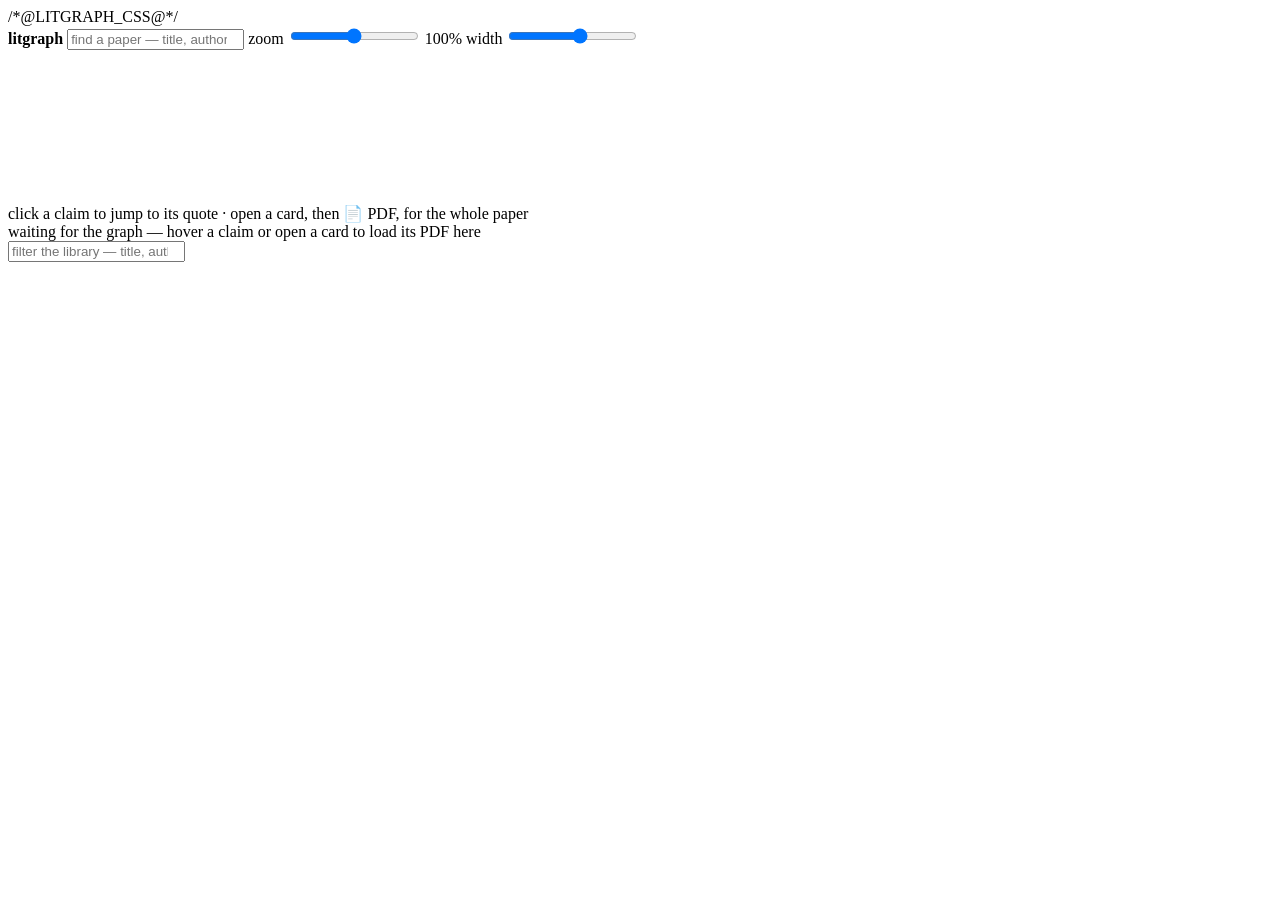
<file: tools/lit/litgraph/viewer/shell.html>
<!DOCTYPE html>
<html lang="en">
<head>
<meta charset="utf-8">
<meta name="viewport" content="width=device-width, initial-scale=1">
<meta name="theme-color" content="#263646">
<meta name="apple-mobile-web-app-capable" content="yes">
<meta name="apple-mobile-web-app-status-bar-style" content="default">
<meta name="apple-mobile-web-app-title" content="LitGraph">
<link rel="manifest" href="manifest.webmanifest">
<link rel="apple-touch-icon" href="apple-touch-icon.png">
<title>LitGraph</title>
/*@LITGRAPH_CSS@*/
</style>
</head>
<body>
<div id="hud">
  <b>litgraph</b>
  <input id="search" type="search" autocomplete="off" spellcheck="false"
         placeholder="find a paper — title, author, journal, tag…">
  <button id="libBtn" class="libbtn" hidden>library</button>
  <button id="walkBtn" class="libbtn" hidden title="one focus, one relation, no drawn edges (w)">walk</button>
  <button id="clearBtn" class="libbtn" hidden
          title="release every pinned row and every shown claim — the board goes quiet (c)">clear arrows</button>
  <button id="quietBtn" class="libbtn" hidden
          title="draw only the arrows you asked for — everything resting goes dark (q)">quiet arrows</button>
  <span id="viewsWrap" hidden><button id="viewsBtn" class="libbtn"
       title="alternative renderings of the same graph">show graph ▾</button><div id="viewsMenu" hidden></div></span>
  <span id="wip" class="wip" hidden></span>
  <span id="aims" class="wip" hidden></span>
  <button id="pdfToggle" class="pdfbtn" hidden>📄 PDF</button>
  <label id="bzoom" class="zoomctl" title="board zoom — drag, ctrl/⌘-wheel over the board, or + / − / 0">zoom
    <input type="range" min="0" max="1000" step="1" value="500">
    <span class="zval" title="back to 100% (0)">100%</span>
  </label>
  <label class="widthctl">width
    <input id="colw" type="range" min="220" max="720" step="4" value="500">
    <span class="val"></span>
  </label>
</div>
<div id="searchResults"></div>
<div id="board"><div id="stage"><svg id="edges"></svg></div></div>
<div id="dockEmpty">click a claim to jump to its quote · open a card, then 📄 PDF, for the whole paper</div>
<div id="dockGrip"></div>
<div id="detachPane"><div id="detachEmpty">waiting for the graph — hover a claim or open a card to load its PDF here</div></div>
<div id="tip"></div>
<div id="ctxmenu"></div>
<div id="wipPanel" hidden></div>
<div id="aimPanel" hidden></div>
<div id="libraryPane">
  <div id="libFacets"></div>
  <div id="libMain">
    <div id="libBar">
      <input id="libFilter" type="search" autocomplete="off" spellcheck="false"
             placeholder="filter the library — title, author, journal, tag…">
      <span class="lb-count" id="libCount"></span>
      <span class="lb-clear" id="libClear" hidden>clear filters</span>
    </div>
    <div id="libScroll"><div id="libSizer"><div id="libRows"></div></div></div>
  </div>
</div>
<div id="walkPane">
  <aside id="walkRail"></aside>
  <main id="walkStage"></main>
</div>

<script>
const NS="http://www.w3.org/2000/svg";
// ── data: injected by `lit build` (replaces the mockup's hardcoded literals) ──
const GRAPH = /*__GRAPH_JSON__*/ {"papers":{},"broad":{},"stubs":{},"order":[],"active":[]} /*__END__*/;
/*@LITGRAPH_JS@*/
</script>
</body>
</html>
</file>
